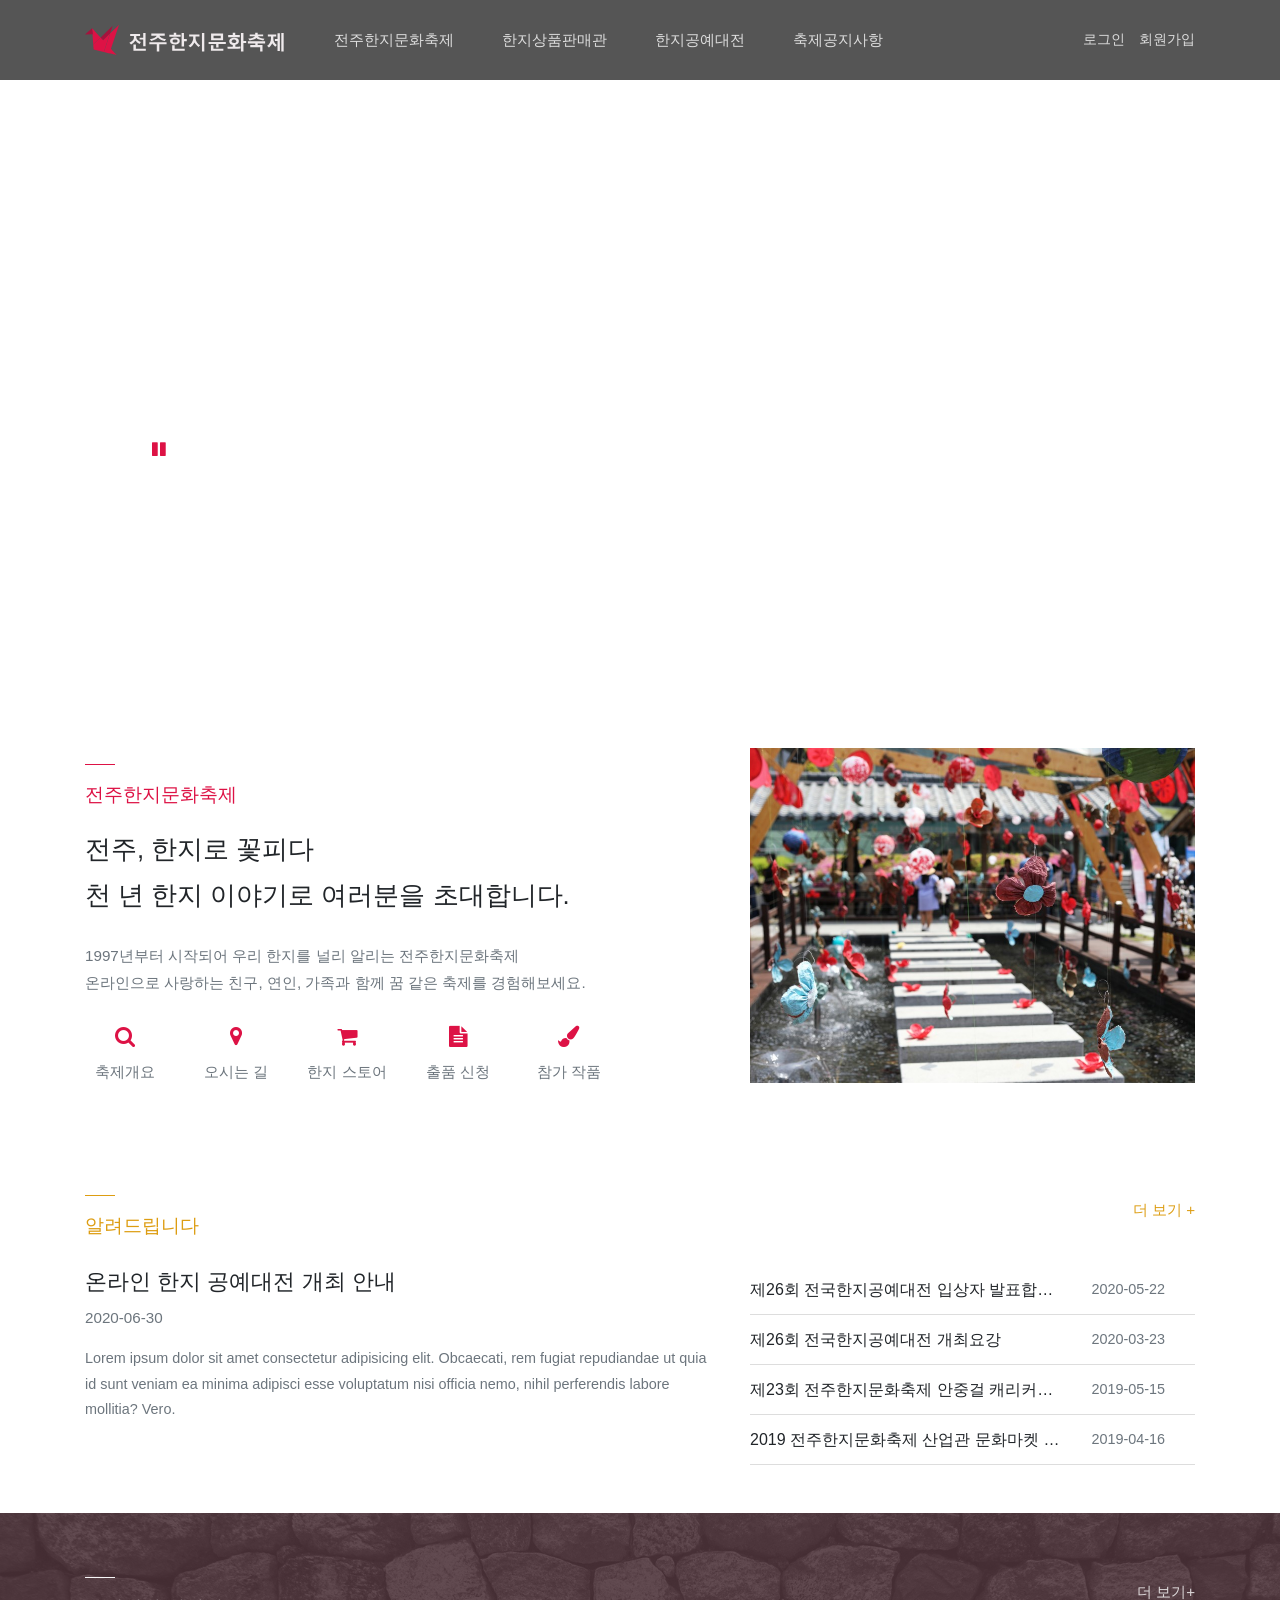
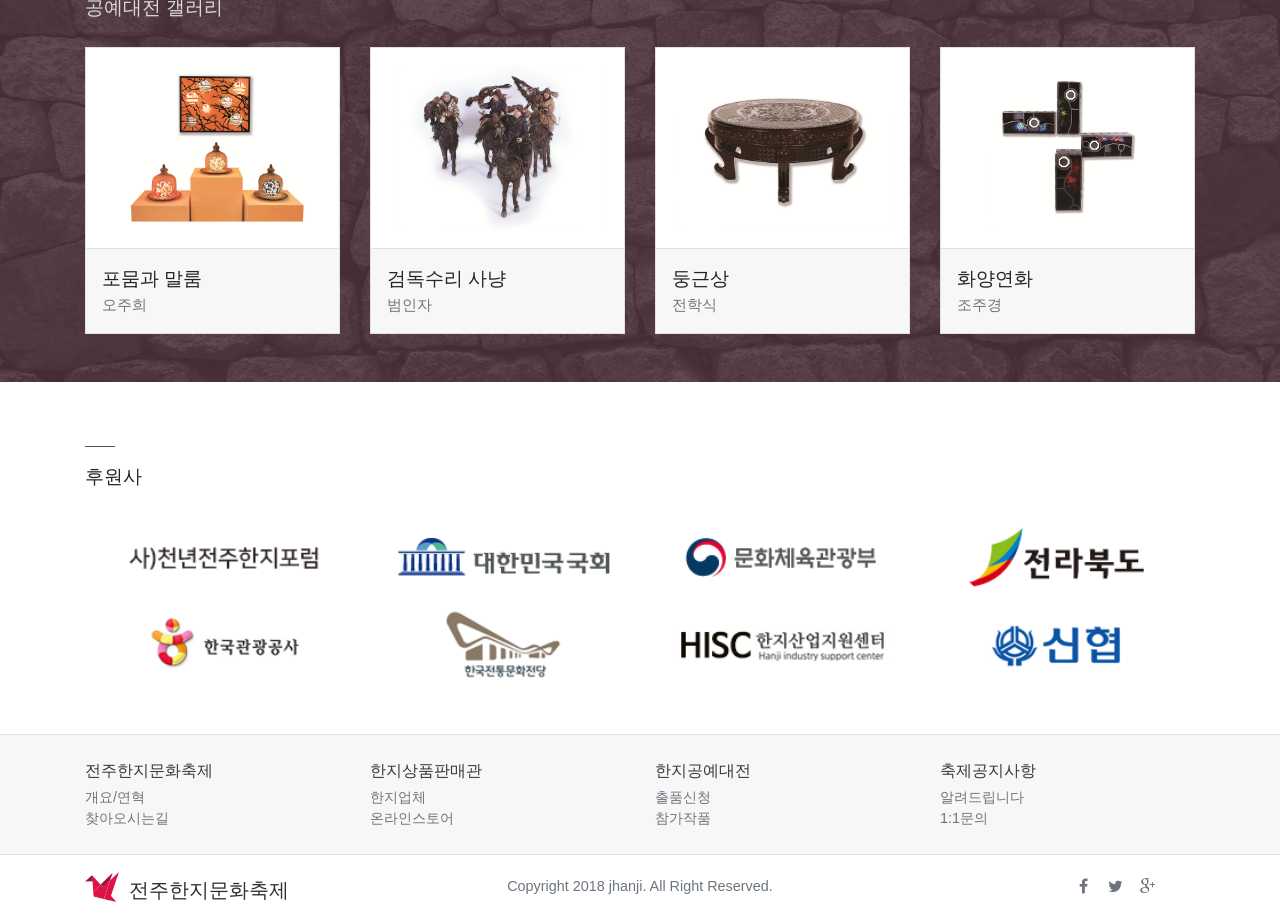
<file: index.html>
<!DOCTYPE html>
<html lang="en">
<head>
    <meta charset="UTF-8">
    <meta name="viewport" content="width=device-width, initial-scale=1.0">
    <title>전주한지문화축제</title>
    <script src='/js/jquery-3.4.1.min.js'></script>
    <link rel="stylesheet" href="/css/bootstrap.min.css">
    <script src="/js/bootstrap.min.js"></script>
    <link rel="stylesheet" href="/css/font-awesome.min.css">
    <link rel="stylesheet" href="/css/style.css">
    <script src="/js/commons.js"></script>
</head>
<body>
    <!-- 헤더 영역 -->
    <input type="checkbox" id="open-aside" hidden>
    <header>
        <div class="container h-100 d-between">
            <div class="align-center">
                <a href="#">
                    <img src="/images/Wlogo.svg" title="전주한지문화축제" alt="전주한지문화축제" height="30">
                </a>
                <div class="nav ml-4 d-none d-lg-flex">
                    <div class="nav__item">
                        <a href="#">전주한지문화축제</a>
                        <div class="nav__list">
                            <a href="#">개요/연혁</a>
                            <a href="#">찾아오시는길</a>
                        </div>
                    </div>
                    <div class="nav__item">
                        <a href="#">한지상품판매관</a>
                        <div class="nav__list">
                            <a href="#">한지업체</a>
                            <a href="#">온라인스토어</a>
                        </div>
                    </div>
                    <div class="nav__item">
                        <a href="#">한지공예대전</a>
                        <div class="nav__list">
                            <a href="#">출품신청</a>
                            <a href="#">참가작품</a>
                        </div>
                    </div>
                    <div class="nav__item">
                        <a href="#">축제공지사항</a>
                        <div class="nav__list">
                            <a href="#">알려드립니다</a>
                            <a href="#">1:1문의</a>
                        </div>
                    </div>
                </div>
            </div>
            <div class="auth d-none d-lg-flex">
                <a href="#">로그인</a>
                <a href="#">회원가입</a>
            </div>
            <label for="open-aside" class="icon text-white d-lg-none">
                <i class="fa fa-bars"></i>
            </label>
        </div>
    </header>
    <!-- /헤더 영역 -->
    <!-- 사이드바 -->
    <aside>
        <label for="open-aside" class="aside__background"></label>
        <div class="aside__content">
            <div class="auth auth--aside">
                <a href="#">로그인</a>
                <a href="#">회원가입</a>
            </div> 
            <div class="nav nav--aside">
                <div class="nav__item">
                    <a href="#">전주한지문화축제</a>
                    <div class="nav__list">
                        <a href="#">개요/연혁</a>
                        <a href="#">찾아오시는길</a>
                    </div>
                </div>
                <div class="nav__item">
                    <a href="#">한지상품판매관</a>
                    <div class="nav__list">
                        <a href="#">한지업체</a>
                        <a href="#">온라인스토어</a>
                    </div>
                </div>
                <div class="nav__item">
                    <a href="#">한지공예대전</a>
                    <div class="nav__list">
                        <a href="#">출품신청</a>
                        <a href="#">참가작품</a>
                    </div>
                </div>
                <div class="nav__item">
                    <a href="#">축제공지사항</a>
                    <div class="nav__list">
                        <a href="#">알려드립니다</a>
                        <a href="#">1:1문의</a>
                    </div>
                </div>
            </div>
        </div>
    </aside>
    <!-- /사이드바 -->

    <!-- 비주얼 -->
    <input type="checkbox" id="s-pause" hidden>
    <input type="radio" id="mv-1-2" name="move" hidden>
    <input type="radio" id="mv-1-3" name="move" hidden>
    <input type="radio" id="mv-2-1" name="move" hidden>
    <input type="radio" id="mv-2-3" name="move" hidden>
    <input type="radio" id="mv-3-1" name="move" hidden checked>
    <input type="radio" id="mv-3-2" name="move" hidden>
    <input type="radio" id="mv-1-2-copy" name="move" hidden>
    <input type="radio" id="mv-1-3-copy" name="move" hidden>
    <input type="radio" id="mv-2-1-copy" name="move" hidden>
    <input type="radio" id="mv-2-3-copy" name="move" hidden>
    <input type="radio" id="mv-3-1-copy" name="move" hidden>
    <input type="radio" id="mv-3-2-copy" name="move" hidden>
    <div class="visual">
        <div class="visual__images">
            <img src="/images/visual/1.jpg" title="슬라이드 이미지" alt="슬라이드 이미지">
            <img src="/images/visual/2.jpg" title="슬라이드 이미지" alt="슬라이드 이미지">
            <img src="/images/visual/3.jpg" title="슬라이드 이미지" alt="슬라이드 이미지">
        </div>
        <div class="visual__content container">
            <div class="visual__texts">
                <div class="text">몸은 떨어져 있지만
                                마음은 함께하는
                                2020 한지문화축제</div>
                <div class="text">남녀노소 누구나
                                쉽고 간편히 즐기는
                                온라인 한지공예대전</div>
                <div class="text">천년의 역사와
                                    장인의 혼이 담긴
                                    한지상품판매관</div>
            </div>
            <div class="visual__controls">
                <div class="control">
                    <label for="" class="label-1"></label>
                    <label for="mv-2-1" class="label-2"></label>
                    <label for="mv-3-1" class="label-3"></label>
                    <label for="" class="label-1-copy"></label>
                    <label for="mv-2-1-copy" class="label-2-copy"></label>
                    <label for="mv-3-1-copy" class="label-3-copy"></label>
                </div>
                <div class="control">
                    <label for="mv-1-2" class="label-1"></label>
                    <label for="" class="label-2"></label>
                    <label for="mv-3-2" class="label-3"></label>
                    <label for="mv-1-2-copy" class="label-1-copy"></label>
                    <label for="" class="label-2-copy"></label>
                    <label for="mv-3-2-copy" class="label-3-copy"></label>
                </div>
                <div class="control">
                    <label for="mv-1-3" class="label-1"></label>
                    <label for="mv-2-3" class="label-2"></label>
                    <label for="" class="label-3"></label>
                    <label for="mv-1-3-copy" class="label-1-copy"></label>
                    <label for="mv-2-3-copy" class="label-2-copy"></label>
                    <label for="" class="label-3-copy"></label>
                </div>
                <label for="s-pause" class="icon text-red">
                    <span class="play"><i class="fa fa-play"></i></span>
                    <span class="pause"><i class="fa fa-pause"></i></span>
                </label>
            </div>
        </div>
    </div>
    <!-- /비주얼 -->

    <!-- 축제 소개 -->
    <div class="container py-5">
        <div class="row">
            <div class="col-lg-7">
                <hr class="bg-red">
                <div class="title text-red">전주한지문화축제</div>
                <div class="mt-3">
                    <p class="fx-5 pre-line">전주, 한지로 꽃피다
                        천 년 한지 이야기로 여러분을 초대합니다.</p>
                    <p class="fx-n1 text-muted mt-4 auto-line">1997년부터 시작되어 우리 한지를 널리 알리는 전주한지문화축제
                        온라인으로 사랑하는 친구, 연인, 가족과 함께 꿈 같은 축제를 경험해보세요.</p>
                </div>
                <div class="row mt-4">
                    <div class="col-md-2 col-6 mb-4 mb-lg-0">
                        <a href="#" class="align-center flex-column">
                            <span class="icon text-red">
                                <i class="fa fa-search fa-lg"></i>
                            </span>
                            <span class="fx-n1 mt-2 text-muted">축제개요</span>
                        </a>
                    </div>
                    <div class="col-md-2 col-6 mb-4 mb-lg-0">
                        <a href="#" class="align-center flex-column">
                            <span class="icon text-red">
                                <i class="fa fa-map-marker fa-lg"></i>
                            </span>
                            <span class="fx-n1 mt-2 text-muted">오시는 길</span>
                        </a>
                    </div>
                    <div class="col-md-2 col-6 mb-4 mb-lg-0">
                        <a href="#" class="align-center flex-column">
                            <span class="icon text-red">
                                <i class="fa fa-shopping-cart fa-lg"></i>
                            </span>
                            <span class="fx-n1 mt-2 text-muted">한지 스토어</span>
                        </a>
                    </div>
                    <div class="col-md-2 col-6 mb-4 mb-lg-0">
                        <a href="#" class="align-center flex-column">
                            <span class="icon text-red">
                                <i class="fa fa-file-text fa-lg"></i>
                            </span>
                            <span class="fx-n1 mt-2 text-muted">출품 신청</span>
                        </a>
                    </div>
                    <div class="col-md-2 col-6 mb-4 mb-lg-0">
                        <a href="#" class="align-center flex-column">
                            <span class="icon text-red">
                                <i class="fa fa-paint-brush fa-lg"></i>
                            </span>
                            <span class="fx-n1 mt-2 text-muted">참가 작품</span>
                        </a>
                    </div>
                </div>
            </div>
            <div class="col-lg-5 mt-4 mt-lg-0">
                <img src="/images/img.jpg" alt="이미지" title="이미지" class="fit-cover">
            </div>
        </div>
    </div>
    <!-- /축제 소개 -->


    <!-- 알려드립니다 -->
    <div class="container py-5">
        <div class="d-between">
            <div>
                <hr class="bg-yellow">
                <div class="title text-yellow">알려드립니다</div>
            </div>
            <a href="#" class="text-yellow fx-n1">더 보기 +</a>
        </div>
        <div class="row mt-4">
            <div class="col-lg-7">
                <div class="fx-4">온라인 한지 공예대전 개최 안내</div>
                <div class="fx-n1 text-muted mt-2">2020-06-30</div>
                <div class="mt-3">
                    <p class="fx-n2 text-muted">Lorem ipsum dolor sit amet consectetur adipisicing elit. Obcaecati, rem fugiat repudiandae ut quia id sunt veniam ea minima adipisci esse voluptatum nisi officia nemo, nihil perferendis labore mollitia? Vero.</p>
                </div>
            </div>
            <div class="col-lg-5">
                <div class="t-row">
                    <div class="cell-70 text-ellipsis text-left" title="제26회 전국한지공예대전 입상자 발표합니다.">
                        제26회 전국한지공예대전 입상자 발표합니다.
                    </div>
                    <div class="cell-30 fx-n2 text-muted">2020-05-22</div>
                </div>
                <div class="t-row">
                    <div class="cell-70 text-ellipsis text-left" title="제26회 전국한지공예대전 개최요강">
                        제26회 전국한지공예대전 개최요강
                    </div>
                    <div class="cell-30 fx-n2 text-muted">2020-03-23</div>
                </div>
                <div class="t-row">
                    <div class="cell-70 text-ellipsis text-left" title="제23회 전주한지문화축제 안중걸 캐리커쳐 드로잉">
                        제23회 전주한지문화축제 안중걸 캐리커쳐 드로잉
                    </div>
                    <div class="cell-30 fx-n2 text-muted">2019-05-15</div>
                </div>
                <div class="t-row">
                    <div class="cell-70 text-ellipsis text-left" title="2019 전주한지문화축제 산업관 문화마켓 참여업체 모집공고(추가모집)">
                        2019 전주한지문화축제 산업관 문화마켓 참여업체 모집공고(추가모집)
                    </div>
                    <div class="cell-30 fx-n2 text-muted">2019-04-16</div>
                </div>
            </div>
        </div>
    </div>
    <!-- /알려드립니다 -->

    <!-- 갤러리 -->
    <div class="position-relative">
        <div class="background background--red">
            <img src="/images/back.jpg" alt="이미지" title="이미지">
        </div>
        <div class="container py-5">
            <div class="d-between">
                <div>
                    <hr class="bg-gray">
                    <div class="title text-gray">공예대전 갤러리</div>
                </div>
                <a href="#" class="text-gray fx-n1">더 보기+</a>
            </div>
            <div class="row mt-4">
                <div class="col-lg-3 col-6 mb-4 mb-lg-0">
                    <div class="bg-white border hoverable hoverable--translate">
                        <img src="/images/gallery/1.jpg" alt="이미지" title="이미지" class="fit-contain p-3 hx-200">
                        <div class="p-3 border-top bg-gray">
                            <div class="fx-3">포뭄과 말룸</div>
                            <div class="fx-n1 text-muted">오주희</div>
                        </div>
                    </div>
                </div>
                <div class="col-lg-3 col-6 mb-4 mb-lg-0">
                    <div class="bg-white border hoverable hoverable--translate">
                        <img src="/images/gallery/2.jpg" alt="이미지" title="이미지" class="fit-contain p-3 hx-200">
                        <div class="p-3 border-top bg-gray">
                            <div class="fx-3">검독수리 사냥</div>
                            <div class="fx-n1 text-muted">범인자</div>
                        </div>
                    </div>
                </div>
                <div class="col-lg-3 col-6 mb-4 mb-lg-0">
                    <div class="bg-white border hoverable hoverable--translate">
                        <img src="/images/gallery/3.jpg" alt="이미지" title="이미지" class="fit-contain p-3 hx-200">
                        <div class="p-3 border-top bg-gray">
                            <div class="fx-3">둥근상</div>
                            <div class="fx-n1 text-muted">전학식</div>
                        </div>
                    </div>
                </div>
                <div class="col-lg-3 col-6 mb-4 mb-lg-0">
                    <div class="bg-white border hoverable hoverable--translate">
                        <img src="/images/gallery/4.jpg" alt="이미지" title="이미지" class="fit-contain p-3 hx-200">
                        <div class="p-3 border-top bg-gray">
                            <div class="fx-3">화양연화</div>
                            <div class="fx-n1 text-muted">조주경</div>
                        </div>
                    </div>
                </div>
            </div>
        </div>
    </div>
    <!-- /갤러리 -->

    <!-- 후원사 영역 -->
    <div class="container py-5">
        <input type="checkbox" id="c-pause" hidden>
        <div class="d-between align-items-end">
            <div>
                <hr>
                <div class="title">후원사</div>
            </div>
            <label for="c-pause" class="icon d-lg-none text-red">
                <span class="play"><i class="fa fa-play fa-lg"></i></span>
                <span class="pause"><i class="fa fa-pause fa-lg"></i></span>
            </label>
        </div>
        <div class="companies mt-4">
            <img src="/images/companies/1.jpg" alt="후원사" title="후원사">
            <img src="/images/companies/2.jpg" alt="후원사" title="후원사">
            <img src="/images/companies/3.jpg" alt="후원사" title="후원사">
            <img src="/images/companies/4.jpg" alt="후원사" title="후원사">
            <img src="/images/companies/5.jpg" alt="후원사" title="후원사">
            <img src="/images/companies/6.jpg" alt="후원사" title="후원사">
            <img src="/images/companies/7.jpg" alt="후원사" title="후원사">
            <img src="/images/companies/8.jpg" alt="후원사" title="후원사">
        </div>
    </div>
    <!-- /후원사 영역 --> 

    <!-- 푸터 -->
    <footer>
        <div class="footer__top py-4 border-top bg-gray">
            <div class="container">
                <div class="row">
                    <div class="col-lg-3 col-6 mb-4 mb-lg-0">
                        <a href="#" class="d-block text-dark">전주한지문화축제</a>
                        <div class="mt-1">
                            <a href="#" class="d-block fx-n2 text-muted">개요/연혁</a>
                            <a href="#" class="d-block fx-n2 text-muted">찾아오시는길</a>
                        </div>
                    </div>
                    <div class="col-lg-3 col-6 mb-4 mb-lg-0">
                        <a href="#" class="d-block text-dark">한지상품판매관</a>
                        <div class="mt-1">
                            <a href="#" class="d-block fx-n2 text-muted">한지업체</a>
                            <a href="#" class="d-block fx-n2 text-muted">온라인스토어</a>
                        </div>
                    </div>
                    <div class="col-lg-3 col-6">
                        <a href="#" class="d-block text-dark">한지공예대전</a>
                        <div class="mt-1">
                            <a href="#" class="d-block fx-n2 text-muted">출품신청</a>
                            <a href="#" class="d-block fx-n2 text-muted">참가작품</a>
                        </div>
                    </div>
                    <div class="col-lg-3 col-6">
                        <a href="#" class="d-block text-dark">축제공지사항</a>
                        <div class="mt-1">
                            <a href="#" class="d-block fx-n2 text-muted">알려드립니다</a>
                            <a href="#" class="d-block fx-n2 text-muted">1:1문의</a>
                        </div>
                    </div>
                </div>
            </div>     
        </div>
        <div class="footer__bottom py-3 border-top">
            <div class="container">
                <div class="row align-items-center">
                    <div class="col-lg-2">
                        <div class="text-center">
                            <img src="/images/logo.svg" alt="전주한지문화축제" title="전주한지문화축제" height="30">
                        </div>
                    </div>
                    <div class="col-lg-8 order-1 order-lg-0">
                        <div class="text-center fx-n2 text-muted">Copyright 2018 jhanji. All Right Reserved.</div>
                    </div>
                    <div class="col-lg-2 my-3 my-lg-0">
                        <div class="d-center">
                            <span class="icon text-muted"><i class="fa fa-facebook"></i></span>
                            <span class="icon text-muted"><i class="fa fa-twitter"></i></span>
                            <span class="icon text-muted"><i class="fa fa-google-plus"></i></span>
                        </div>
                    </div>
                </div>
            </div>
        </div>
    </footer>
    <!-- /푸터 -->
</body>
</html>
</file>
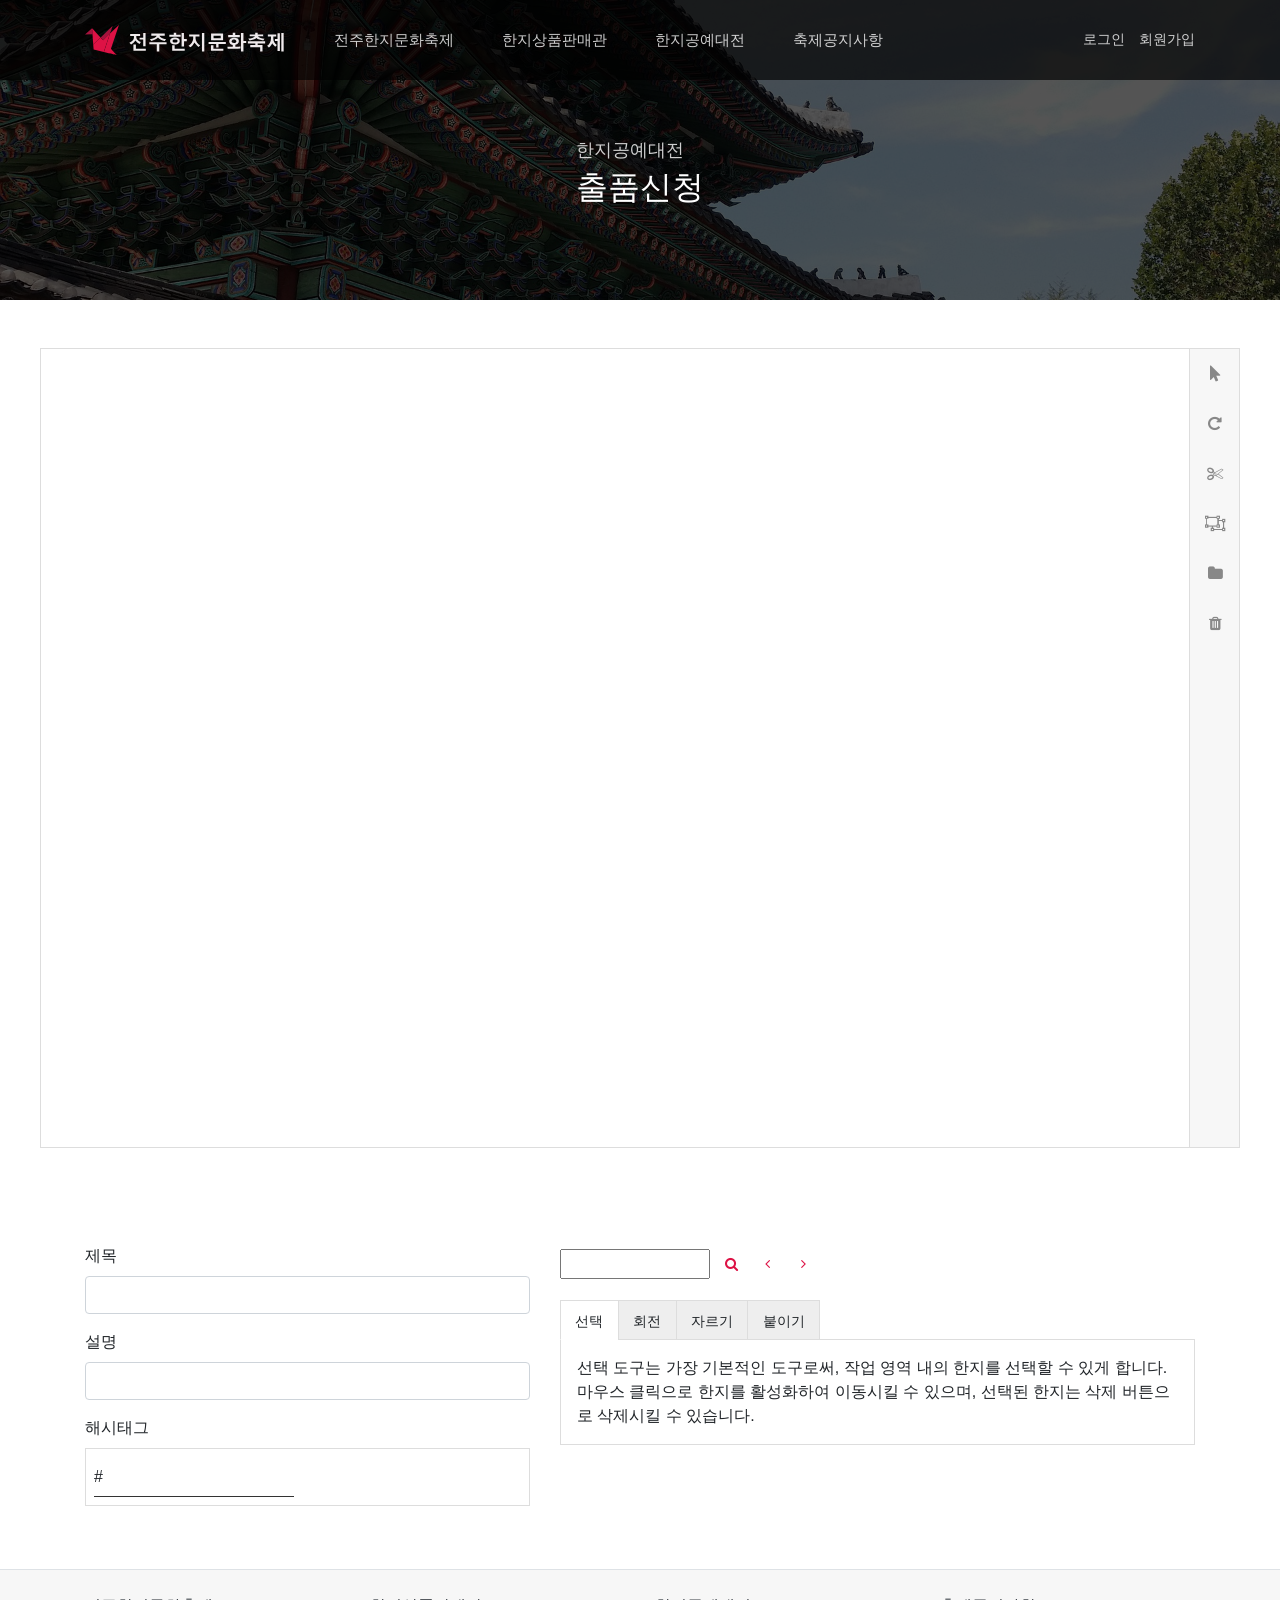
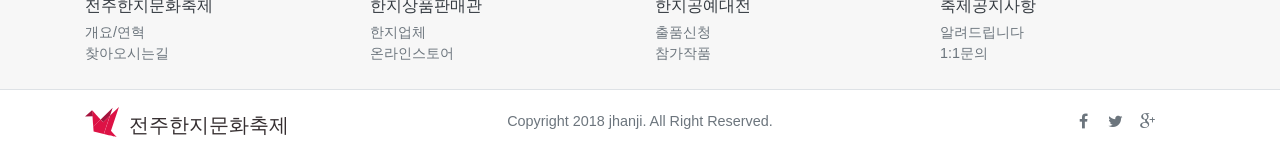
<file: entry.html>
<!DOCTYPE html>
<html lang="en">
<head>
    <meta charset="UTF-8">
    <meta name="viewport" content="width=device-width, initial-scale=1.0">
    <title>전주한지문화축제</title>
    <script src='/js/jquery-3.4.1.min.js'></script>
    <link rel="stylesheet" href="/css/bootstrap.min.css">
    <script src="/js/bootstrap.min.js"></script>
    <link rel="stylesheet" href="/css/font-awesome.min.css">
    <link rel="stylesheet" href="/css/style.css">
    <script src="/js/commons.js"></script>
</head>
<body>
    <!-- 헤더 영역 -->
    <input type="checkbox" id="open-aside" hidden>
    <header>
        <div class="container h-100 d-between">
            <div class="align-center">
                <a href="#">
                    <img src="/images/Wlogo.svg" title="전주한지문화축제" alt="전주한지문화축제" height="30">
                </a>
                <div class="nav ml-4 d-none d-lg-flex">
                    <div class="nav__item">
                        <a href="#">전주한지문화축제</a>
                        <div class="nav__list">
                            <a href="#">개요/연혁</a>
                            <a href="#">찾아오시는길</a>
                        </div>
                    </div>
                    <div class="nav__item">
                        <a href="#">한지상품판매관</a>
                        <div class="nav__list">
                            <a href="#">한지업체</a>
                            <a href="#">온라인스토어</a>
                        </div>
                    </div>
                    <div class="nav__item">
                        <a href="#">한지공예대전</a>
                        <div class="nav__list">
                            <a href="#">출품신청</a>
                            <a href="#">참가작품</a>
                        </div>
                    </div>
                    <div class="nav__item">
                        <a href="#">축제공지사항</a>
                        <div class="nav__list">
                            <a href="#">알려드립니다</a>
                            <a href="#">1:1문의</a>
                        </div>
                    </div>
                </div>
            </div>
            <div class="auth d-none d-lg-flex">
                <a href="#">로그인</a>
                <a href="#">회원가입</a>
            </div>
            <label for="open-aside" class="icon text-white d-lg-none">
                <i class="fa fa-bars"></i>
            </label>
        </div>
    </header>
    <!-- /헤더 영역 -->
    <!-- 사이드바 -->
    <aside>
        <label for="open-aside" class="aside__background"></label>
        <div class="aside__content">
            <div class="auth auth--aside">
                <a href="#">로그인</a>
                <a href="#">회원가입</a>
            </div> 
            <div class="nav nav--aside">
                <div class="nav__item">
                    <a href="#">전주한지문화축제</a>
                    <div class="nav__list">
                        <a href="#">개요/연혁</a>
                        <a href="#">찾아오시는길</a>
                    </div>
                </div>
                <div class="nav__item">
                    <a href="#">한지상품판매관</a>
                    <div class="nav__list">
                        <a href="#">한지업체</a>
                        <a href="#">온라인스토어</a>
                    </div>
                </div>
                <div class="nav__item">
                    <a href="#">한지공예대전</a>
                    <div class="nav__list">
                        <a href="#">출품신청</a>
                        <a href="#">참가작품</a>
                    </div>
                </div>
                <div class="nav__item">
                    <a href="#">축제공지사항</a>
                    <div class="nav__list">
                        <a href="#">알려드립니다</a>
                        <a href="#">1:1문의</a>
                    </div>
                </div>
            </div>
        </div>
    </aside>
    <!-- /사이드바 -->

    <div class="visual visual--sub">
        <div class="background background--black">
            <img src="/images/visual/sub.jpg" alt="이미지" title="이미지">
        </div>
        <div class="position-center mt-4">
            <div class="fx-2 text-gray">한지공예대전</div>
            <div class="fx-7 text-white">출품신청</div>
        </div>
    </div>

    <div class="workspace my-5">
        <canvas width="1150" height="800"></canvas>
        <div class="tool">
            <div class="tool__item" data-role="select" title="선택"><i class="fa fa-mouse-pointer"></i></div>
            <div class="tool__item" data-role="spin" title="회전"><i class="fa fa-repeat"></i></div>
            <div class="tool__item" data-role="cut" title="자르기"><i class="fa fa-cut"></i></div>
            <div class="tool__item" data-role="glue" title="붙이기"><i class="fa fa-object-ungroup"></i></div>
            <div class="tool__item" data-target="#add-modal" data-toggle="modal" title="추가"><i class="fa fa-folder"></i></div>
            <div id="btn-remove" class="tool__item" title="삭제"><i class="fa fa-trash"></i></div>
        </div>
    </div>

    <div class="container py-5">
        <div class="row">
            <div class="col-lg-5">
                <form>
                    <div class="form-group">
                        <label>제목</label>
                        <input type="text" class="form-control" name="title">
                    </div>
                    <div class="form-group">
                        <label>설명</label>
                        <input type="text" class="form-control" name="description">
                    </div>
                    <div class="form-group">
                        <label>해시태그</label>
                        <div id="entry-tags" data-name="hash_tags"></div>
                    </div>
                </form>
            </div>
            <div class="col-lg-7">
                <input type="radio" name="tab" hidden="hidden" id="tab-select" checked>
                <input type="radio" name="tab" hidden="hidden" id="tab-spin">
                <input type="radio" name="tab" hidden="hidden" id="tab-cut">
                <input type="radio" name="tab" hidden="hidden" id="tab-glue">
                <div class="helper">
                    <div class="helper-search">
                        <input type="text">
                        <button id="btn-search" class="icon">
                            <i class="fa fa-search"></i>
                        </button>
                        <button id="btn-prev" class="icon">
                            <i class="fa fa-angle-left"></i>
                        </button>
                        <button id="btn-next" class="icon">
                            <i class="fa fa-angle-right"></i>
                        </button>
                        <p class="helper-message"></p>
                    </div>
                    <div class="helper-header">
                        <label for="tab-select" class="tab select">선택</label>
                        <label for="tab-spin" class="tab spin">회전</label>
                        <label for="tab-cut" class="tab cut">자르기</label>
                        <label for="tab-glue" class="tab glue">붙이기</label>
                    </div>
                    <div class="helper-body">
                        <div class="tab select" data-target="#tab-select">선택 도구는 가장 기본적인 도구로써, 작업 영역 내의 한지를 선택할 수 있게 합니다. 
                            마우스 클릭으로 한지를 활성화하여 이동시킬 수 있으며, 선택된 한지는 삭제 버튼으로 삭제시킬 수 있습니다.</div>
                        <div class="tab spin" data-target="#tab-spin">회전 도구는 작업 영역 내의 한지를 회전할 수 있는 도구입니다. 
                            마우스 더블 클릭으로 회전하고자 하는 한지를 선택하면, 좌우로 마우스를 끌어당겨 회전시킬 수 있습니다. 
                            회전한 뒤에는 우 클릭의 콘텍스트 메뉴로 '확인'을 눌러 한지의 회전 상태를 작업 영역에 반영할 수 있습니다.</div>
                        <div class="tab cut" data-target="#tab-cut">자르기 도구는 작업 영역 내의 한지를 자를 수 있는 도구입니다. 
                            마우스 더블 클릭으로 자르고자 하는 한지를 선택하면 마우스를 움직임으로써 자르고자 하는 궤적을 그릴 수 있습니다. 
                            궤적을 그린 뒤에는 우 클릭의 콘텍스트 메뉴로 '자르기'를 눌러 그려진 궤적에 따라 한지를 자를 수 있습니다.</div>
                        <div class="tab glue" data-target="#tab-glue">붙이기 도구는 작업 영역 내의 한지들을 붙일 수 있는 도구입니다.
                            마우스 더블 클릭으로 붙이고자 하는 한지를 선택하면 처음 선택한 한지와 근접한 한지들을 선택할 수 있습니다. 
                            붙일 한지를 모두 선택한 뒤에는 우 클릭의 콘텍스트 메뉴로 '붙이기'를 눌러 선택한 한지를 붙일 수 있습니다.</div>
                    </div>
                </div>
            </div>
        </div>
    </div>

    <div id="add-modal" class="modal fade">
        <div class="modal-dialog modal-xl">
            <div class="modal-content">
                <div class="modal-header">
                    <div class="fx-4">추가</div>
                </div>
                <div class="modal-body">
                    <div class="row">
                        
                    </div>
                </div>
            </div>
        </div>
    </div>

    
    <script src="/js/entry/Tool.js"></script>
    <script src="/js/entry/Select.js"></script>
    <script src="/js/entry/Glue.js"></script>
    <script src="/js/entry/Spin.js"></script>
    <script src="/js/entry/Cut.js"></script>

    <script src="/js/entry/Source.js"></script>
    <script src="/js/entry/Part.js"></script>
    <script src="/js/entry/Workspace.js"></script>
    <script src="/js/entry.js"></script>

    <!-- 푸터 -->
    <footer>
        <div class="footer__top py-4 border-top bg-gray">
            <div class="container">
                <div class="row">
                    <div class="col-lg-3 col-6 mb-4 mb-lg-0">
                        <a href="#" class="d-block text-dark">전주한지문화축제</a>
                        <div class="mt-1">
                            <a href="#" class="d-block fx-n2 text-muted">개요/연혁</a>
                            <a href="#" class="d-block fx-n2 text-muted">찾아오시는길</a>
                        </div>
                    </div>
                    <div class="col-lg-3 col-6 mb-4 mb-lg-0">
                        <a href="#" class="d-block text-dark">한지상품판매관</a>
                        <div class="mt-1">
                            <a href="#" class="d-block fx-n2 text-muted">한지업체</a>
                            <a href="#" class="d-block fx-n2 text-muted">온라인스토어</a>
                        </div>
                    </div>
                    <div class="col-lg-3 col-6">
                        <a href="#" class="d-block text-dark">한지공예대전</a>
                        <div class="mt-1">
                            <a href="#" class="d-block fx-n2 text-muted">출품신청</a>
                            <a href="#" class="d-block fx-n2 text-muted">참가작품</a>
                        </div>
                    </div>
                    <div class="col-lg-3 col-6">
                        <a href="#" class="d-block text-dark">축제공지사항</a>
                        <div class="mt-1">
                            <a href="#" class="d-block fx-n2 text-muted">알려드립니다</a>
                            <a href="#" class="d-block fx-n2 text-muted">1:1문의</a>
                        </div>
                    </div>
                </div>
            </div>     
        </div>
        <div class="footer__bottom py-3 border-top">
            <div class="container">
                <div class="row align-items-center">
                    <div class="col-lg-2">
                        <div class="text-center">
                            <img src="/images/logo.svg" alt="전주한지문화축제" title="전주한지문화축제" height="30">
                        </div>
                    </div>
                    <div class="col-lg-8 order-1 order-lg-0">
                        <div class="text-center fx-n2 text-muted">Copyright 2018 jhanji. All Right Reserved.</div>
                    </div>
                    <div class="col-lg-2 my-3 my-lg-0">
                        <div class="d-center">
                            <span class="icon text-muted"><i class="fa fa-facebook"></i></span>
                            <span class="icon text-muted"><i class="fa fa-twitter"></i></span>
                            <span class="icon text-muted"><i class="fa fa-google-plus"></i></span>
                        </div>
                    </div>
                </div>
            </div>
        </div>
    </footer>
    <!-- /푸터 -->
</body>
</html>
</file>
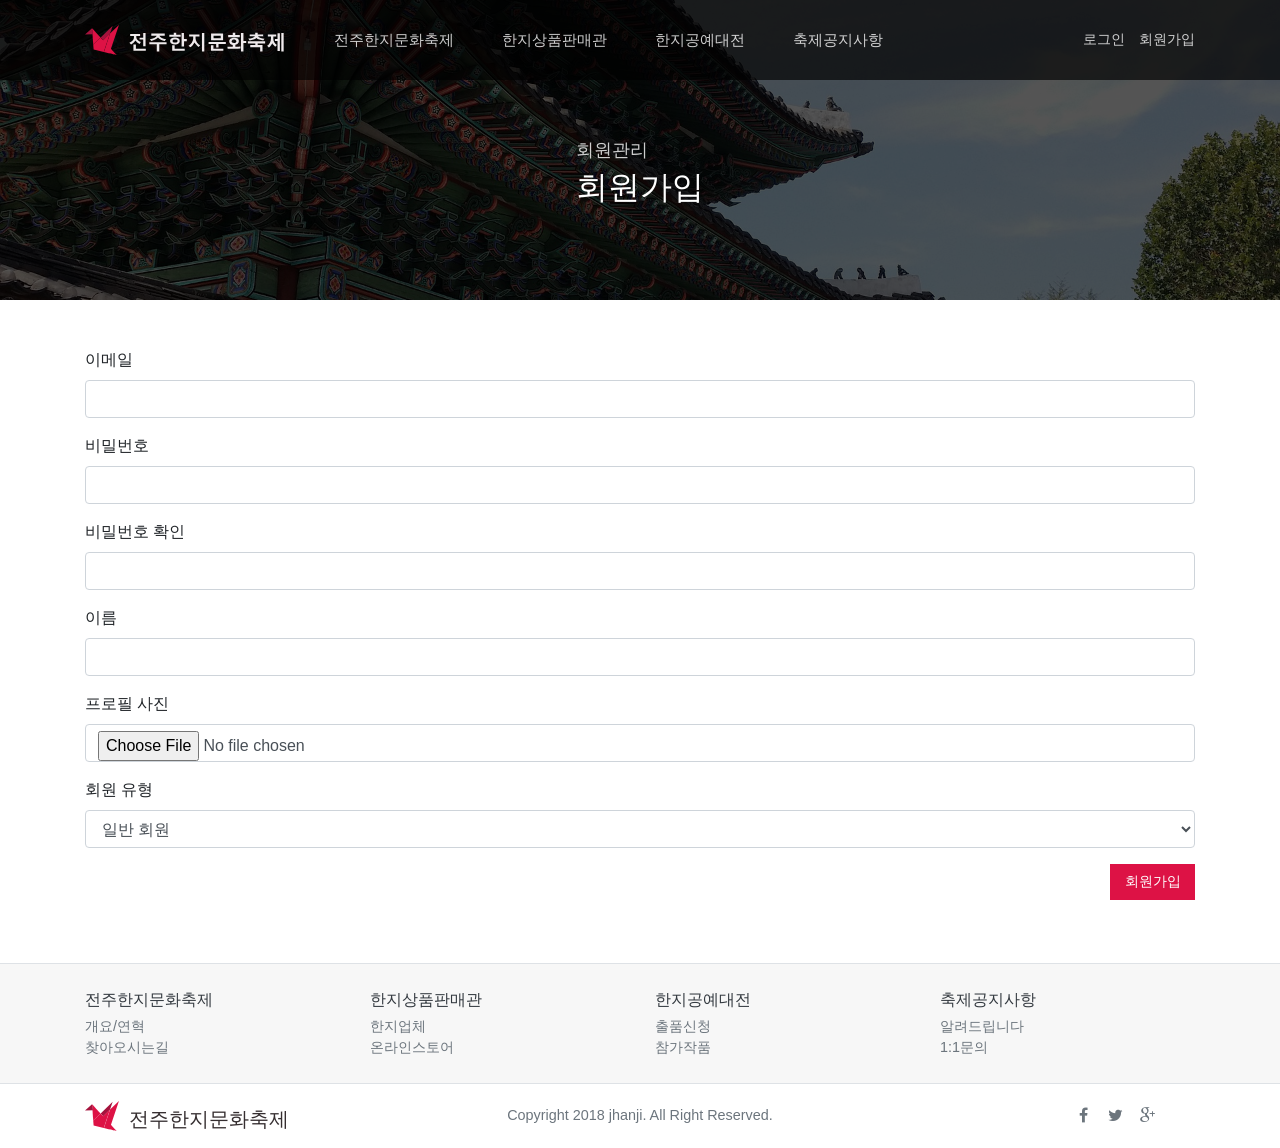
<file: sign-up.html>
<!DOCTYPE html>
<html lang="en">
<head>
    <meta charset="UTF-8">
    <meta name="viewport" content="width=device-width, initial-scale=1.0">
    <title>전주한지문화축제</title>
    <script src='/js/jquery-3.4.1.min.js'></script>
    <link rel="stylesheet" href="/css/bootstrap.min.css">
    <script src="/js/bootstrap.min.js"></script>
    <link rel="stylesheet" href="/css/font-awesome.min.css">
    <link rel="stylesheet" href="/css/style.css">
    <script src="/js/commons.js"></script>
</head>
<body>
    <!-- 헤더 영역 -->
    <input type="checkbox" id="open-aside" hidden>
    <header>
        <div class="container h-100 d-between">
            <div class="align-center">
                <a href="#">
                    <img src="/images/Wlogo.svg" title="전주한지문화축제" alt="전주한지문화축제" height="30">
                </a>
                <div class="nav ml-4 d-none d-lg-flex">
                    <div class="nav__item">
                        <a href="#">전주한지문화축제</a>
                        <div class="nav__list">
                            <a href="#">개요/연혁</a>
                            <a href="#">찾아오시는길</a>
                        </div>
                    </div>
                    <div class="nav__item">
                        <a href="#">한지상품판매관</a>
                        <div class="nav__list">
                            <a href="#">한지업체</a>
                            <a href="#">온라인스토어</a>
                        </div>
                    </div>
                    <div class="nav__item">
                        <a href="#">한지공예대전</a>
                        <div class="nav__list">
                            <a href="#">출품신청</a>
                            <a href="#">참가작품</a>
                        </div>
                    </div>
                    <div class="nav__item">
                        <a href="#">축제공지사항</a>
                        <div class="nav__list">
                            <a href="#">알려드립니다</a>
                            <a href="#">1:1문의</a>
                        </div>
                    </div>
                </div>
            </div>
            <div class="auth d-none d-lg-flex">
                <a href="#">로그인</a>
                <a href="#">회원가입</a>
            </div>
            <label for="open-aside" class="icon text-white d-lg-none">
                <i class="fa fa-bars"></i>
            </label>
        </div>
    </header>
    <!-- /헤더 영역 -->
    <!-- 사이드바 -->
    <aside>
        <label for="open-aside" class="aside__background"></label>
        <div class="aside__content">
            <div class="auth auth--aside">
                <a href="#">로그인</a>
                <a href="#">회원가입</a>
            </div> 
            <div class="nav nav--aside">
                <div class="nav__item">
                    <a href="#">전주한지문화축제</a>
                    <div class="nav__list">
                        <a href="#">개요/연혁</a>
                        <a href="#">찾아오시는길</a>
                    </div>
                </div>
                <div class="nav__item">
                    <a href="#">한지상품판매관</a>
                    <div class="nav__list">
                        <a href="#">한지업체</a>
                        <a href="#">온라인스토어</a>
                    </div>
                </div>
                <div class="nav__item">
                    <a href="#">한지공예대전</a>
                    <div class="nav__list">
                        <a href="#">출품신청</a>
                        <a href="#">참가작품</a>
                    </div>
                </div>
                <div class="nav__item">
                    <a href="#">축제공지사항</a>
                    <div class="nav__list">
                        <a href="#">알려드립니다</a>
                        <a href="#">1:1문의</a>
                    </div>
                </div>
            </div>
        </div>
    </aside>
    <!-- /사이드바 -->

    <div class="visual visual--sub">
        <div class="background background--black">
            <img src="/images/visual/sub.jpg" alt="이미지" title="이미지">
        </div>
        <div class="position-center mt-4">
            <div class="fx-2 text-gray">회원관리</div>
            <div class="fx-7 text-white">회원가입</div>
        </div>
    </div>

    <div class="container py-5">
        <form id="sign-up">
            <div class="form-group">
                <label>이메일</label>
                <input type="text" id="user_email" class="form-control" name="user_email">
                <div class="error text-red mt-2 fx-n2"></div>
            </div>
            <div class="form-group">
                <label>비밀번호</label>
                <input type="password" id="password" class="form-control" name="password">
                <div class="error text-red mt-2 fx-n2"></div>
            </div>
            <div class="form-group">
                <label>비밀번호 확인</label>
                <input type="password" id="passconf" class="form-control" name="passconf">
                <div class="error text-red mt-2 fx-n2"></div>
            </div>
            <div class="form-group">
                <label>이름</label>
                <input type="text" id="user_name" class="form-control" name="user_name">
                <div class="error text-red mt-2 fx-n2"></div>
            </div>
            <div class="form-group">
                <label>프로필 사진</label>
                <input type="file" id="image" class="form-control" name="image">
                <div class="error text-red mt-2 fx-n2"></div>
            </div>
            <div class="form-group">
                <label>회원 유형</label>
                <select name="type" id="type" class="form-control">
                    <option value="normal">일반 회원</option>
                    <option value="company">기업 회원</option>
                </select>
            </div>
            <div class="form-group mt-3 text-right">
                <button class="btn-filled">회원가입</button>
            </div>
        </form>
    </div>
    <script src="/js/sign-up.js"></script>

    <!-- 푸터 -->
    <footer>
        <div class="footer__top py-4 border-top bg-gray">
            <div class="container">
                <div class="row">
                    <div class="col-lg-3 col-6 mb-4 mb-lg-0">
                        <a href="#" class="d-block text-dark">전주한지문화축제</a>
                        <div class="mt-1">
                            <a href="#" class="d-block fx-n2 text-muted">개요/연혁</a>
                            <a href="#" class="d-block fx-n2 text-muted">찾아오시는길</a>
                        </div>
                    </div>
                    <div class="col-lg-3 col-6 mb-4 mb-lg-0">
                        <a href="#" class="d-block text-dark">한지상품판매관</a>
                        <div class="mt-1">
                            <a href="#" class="d-block fx-n2 text-muted">한지업체</a>
                            <a href="#" class="d-block fx-n2 text-muted">온라인스토어</a>
                        </div>
                    </div>
                    <div class="col-lg-3 col-6">
                        <a href="#" class="d-block text-dark">한지공예대전</a>
                        <div class="mt-1">
                            <a href="#" class="d-block fx-n2 text-muted">출품신청</a>
                            <a href="#" class="d-block fx-n2 text-muted">참가작품</a>
                        </div>
                    </div>
                    <div class="col-lg-3 col-6">
                        <a href="#" class="d-block text-dark">축제공지사항</a>
                        <div class="mt-1">
                            <a href="#" class="d-block fx-n2 text-muted">알려드립니다</a>
                            <a href="#" class="d-block fx-n2 text-muted">1:1문의</a>
                        </div>
                    </div>
                </div>
            </div>     
        </div>
        <div class="footer__bottom py-3 border-top">
            <div class="container">
                <div class="row align-items-center">
                    <div class="col-lg-2">
                        <div class="text-center">
                            <img src="/images/logo.svg" alt="전주한지문화축제" title="전주한지문화축제" height="30">
                        </div>
                    </div>
                    <div class="col-lg-8 order-1 order-lg-0">
                        <div class="text-center fx-n2 text-muted">Copyright 2018 jhanji. All Right Reserved.</div>
                    </div>
                    <div class="col-lg-2 my-3 my-lg-0">
                        <div class="d-center">
                            <span class="icon text-muted"><i class="fa fa-facebook"></i></span>
                            <span class="icon text-muted"><i class="fa fa-twitter"></i></span>
                            <span class="icon text-muted"><i class="fa fa-google-plus"></i></span>
                        </div>
                    </div>
                </div>
            </div>
        </div>
    </footer>
    <!-- /푸터 -->
</body>
</html>
</file>
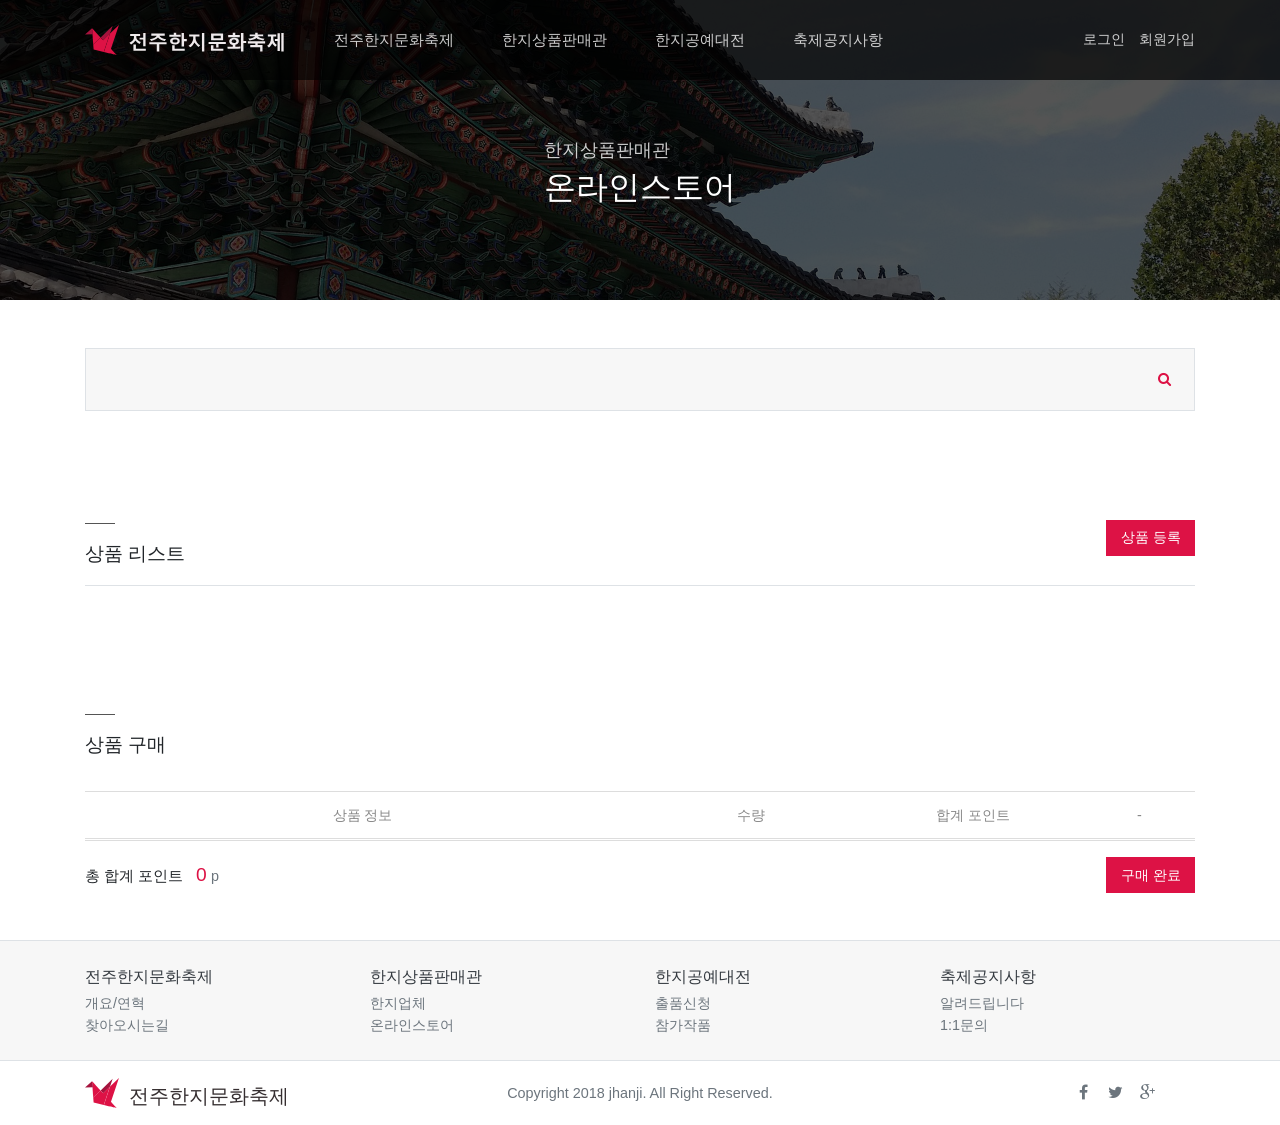
<file: store.html>
<!DOCTYPE html>
<html lang="en">
<head>
    <meta charset="UTF-8">
    <meta name="viewport" content="width=device-width, initial-scale=1.0">
    <title>전주한지문화축제</title>
    <script src='/js/jquery-3.4.1.min.js'></script>
    <link rel="stylesheet" href="/css/bootstrap.min.css">
    <script src="/js/bootstrap.min.js"></script>
    <link rel="stylesheet" href="/css/font-awesome.min.css">
    <link rel="stylesheet" href="/css/style.css">
    <script src="/js/commons.js"></script>
</head>
<body>
    <!-- 헤더 영역 -->
    <input type="checkbox" id="open-aside" hidden>
    <header>
        <div class="container h-100 d-between">
            <div class="align-center">
                <a href="#">
                    <img src="/images/Wlogo.svg" title="전주한지문화축제" alt="전주한지문화축제" height="30">
                </a>
                <div class="nav ml-4 d-none d-lg-flex">
                    <div class="nav__item">
                        <a href="#">전주한지문화축제</a>
                        <div class="nav__list">
                            <a href="#">개요/연혁</a>
                            <a href="#">찾아오시는길</a>
                        </div>
                    </div>
                    <div class="nav__item">
                        <a href="#">한지상품판매관</a>
                        <div class="nav__list">
                            <a href="#">한지업체</a>
                            <a href="#">온라인스토어</a>
                        </div>
                    </div>
                    <div class="nav__item">
                        <a href="#">한지공예대전</a>
                        <div class="nav__list">
                            <a href="#">출품신청</a>
                            <a href="#">참가작품</a>
                        </div>
                    </div>
                    <div class="nav__item">
                        <a href="#">축제공지사항</a>
                        <div class="nav__list">
                            <a href="#">알려드립니다</a>
                            <a href="#">1:1문의</a>
                        </div>
                    </div>
                </div>
            </div>
            <div class="auth d-none d-lg-flex">
                <a href="#">로그인</a>
                <a href="#">회원가입</a>
            </div>
            <label for="open-aside" class="icon text-white d-lg-none">
                <i class="fa fa-bars"></i>
            </label>
        </div>
    </header>
    <!-- /헤더 영역 -->
    <!-- 사이드바 -->
    <aside>
        <label for="open-aside" class="aside__background"></label>
        <div class="aside__content">
            <div class="auth auth--aside">
                <a href="#">로그인</a>
                <a href="#">회원가입</a>
            </div> 
            <div class="nav nav--aside">
                <div class="nav__item">
                    <a href="#">전주한지문화축제</a>
                    <div class="nav__list">
                        <a href="#">개요/연혁</a>
                        <a href="#">찾아오시는길</a>
                    </div>
                </div>
                <div class="nav__item">
                    <a href="#">한지상품판매관</a>
                    <div class="nav__list">
                        <a href="#">한지업체</a>
                        <a href="#">온라인스토어</a>
                    </div>
                </div>
                <div class="nav__item">
                    <a href="#">한지공예대전</a>
                    <div class="nav__list">
                        <a href="#">출품신청</a>
                        <a href="#">참가작품</a>
                    </div>
                </div>
                <div class="nav__item">
                    <a href="#">축제공지사항</a>
                    <div class="nav__list">
                        <a href="#">알려드립니다</a>
                        <a href="#">1:1문의</a>
                    </div>
                </div>
            </div>
        </div>
    </aside>
    <!-- /사이드바 -->

    <div class="visual visual--sub">
        <div class="background background--black">
            <img src="/images/visual/sub.jpg" alt="이미지" title="이미지">
        </div>
        <div class="position-center mt-4">
            <div class="fx-2 text-gray">한지상품판매관</div>
            <div class="fx-7 text-white">온라인스토어</div>
        </div>
    </div>

    <div class="container py-5">
        <div class="p-3 border bg-gray d-center">
            <div id="search-area" data-name="search" class="w-100">
                
            </div>
            <button id="btn-search" class="icon text-red ml-4 p-0">
                <i class="fa fa-search"></i>
            </button>
        </div>
    </div>

    <div class="container py-5">
        <div class="d-between mb-3 pb-3 border-bottom">
            <div>
                <hr>
                <div class="title">상품 리스트</div>
            </div>
            <button class="btn-filled" data-target="#add-modal" data-toggle="modal">상품 등록</button>
        </div>
        <div id="store" class="row">
           
        </div>
    </div>

    <div class="container py-5">
        <div class="mb-3 pb-3">
            <hr>
            <div class="title">상품 구매</div>
        </div>
        <div class="t-head mt-3">
            <div class="cell-50">상품 정보</div>
            <div class="cell-20">수량</div>
            <div class="cell-20">합계 포인트</div>
            <div class="cell-10">-</div>
        </div>
        <div id="cart">

        </div>
        <div class="mt-3 d-between">
            <div>
                <span class="fx-n1">총 합계 포인트</span>
                <span id="total-point" class="ml-2 fx-3 text-red">0</span>
                <span class="fx-n2 text-muted">p</span>
            </div>
            <form id="buy-form">
                <input type="hidden" id="cartList" name="cartList">
                <input type="hidden" id="totalPoint" name="totalPoint">
                <input type="hidden" id="totalCount" name="totalCount">
                <button class="btn-filled">구매 완료</button>
            </form>
        </div>
    </div>

    <form id="add-modal" class="modal fade">
        <div class="modal-dialog">
            <div class="modal-content">
                <div class="modal-header">
                    <div class="fx-5">상품 등록</div>
                </div>
                <div class="modal-body">
                    <div class="form-group">
                        <input type="hidden" id="base64" name="image">
                        <label>이미지</label>
                        <input type="file" id="image" class="form-control" required>
                    </div>
                    <div class="form-group">
                        <label>이름</label>
                        <input type="text" class="form-control" name="paper_name" required>
                    </div>
                    <div class="form-group">
                        <label>업체명</label>
                        <input type="text" class="form-control" name="company_name" required>
                    </div>
                    <div class="form-group">
                        <label>가로 사이즈</label>
                        <input type="number" class="form-control" name="width_size" min="100" max="1000" required>
                    </div>
                    <div class="form-group">
                        <label>세로 사이즈</label>
                        <input type="number" class="form-control" name="height_size" min="100" max="1000" required>
                    </div>
                    <div class="form-group">
                        <label>포인트</label>
                        <input type="number" class="form-control" name="point" min="10" max="1000" step="10" required>
                    </div>
                    <div class="form-group">
                        <label>해시태그</label>
                        <div id="add-tags" data-name="hash_tags"></div>
                    </div>
                </div>
                <div class="modal-footer">
                    <button class="btn-filled">추가 완료</button>
                </div>
            </div>
        </div>
    </form>

    <script src="/js/store.js"></script>

    <!-- 푸터 -->
    <footer>
        <div class="footer__top py-4 border-top bg-gray">
            <div class="container">
                <div class="row">
                    <div class="col-lg-3 col-6 mb-4 mb-lg-0">
                        <a href="#" class="d-block text-dark">전주한지문화축제</a>
                        <div class="mt-1">
                            <a href="#" class="d-block fx-n2 text-muted">개요/연혁</a>
                            <a href="#" class="d-block fx-n2 text-muted">찾아오시는길</a>
                        </div>
                    </div>
                    <div class="col-lg-3 col-6 mb-4 mb-lg-0">
                        <a href="#" class="d-block text-dark">한지상품판매관</a>
                        <div class="mt-1">
                            <a href="#" class="d-block fx-n2 text-muted">한지업체</a>
                            <a href="#" class="d-block fx-n2 text-muted">온라인스토어</a>
                        </div>
                    </div>
                    <div class="col-lg-3 col-6">
                        <a href="#" class="d-block text-dark">한지공예대전</a>
                        <div class="mt-1">
                            <a href="#" class="d-block fx-n2 text-muted">출품신청</a>
                            <a href="#" class="d-block fx-n2 text-muted">참가작품</a>
                        </div>
                    </div>
                    <div class="col-lg-3 col-6">
                        <a href="#" class="d-block text-dark">축제공지사항</a>
                        <div class="mt-1">
                            <a href="#" class="d-block fx-n2 text-muted">알려드립니다</a>
                            <a href="#" class="d-block fx-n2 text-muted">1:1문의</a>
                        </div>
                    </div>
                </div>
            </div>     
        </div>
        <div class="footer__bottom py-3 border-top">
            <div class="container">
                <div class="row align-items-center">
                    <div class="col-lg-2">
                        <div class="text-center">
                            <img src="/images/logo.svg" alt="전주한지문화축제" title="전주한지문화축제" height="30">
                        </div>
                    </div>
                    <div class="col-lg-8 order-1 order-lg-0">
                        <div class="text-center fx-n2 text-muted">Copyright 2018 jhanji. All Right Reserved.</div>
                    </div>
                    <div class="col-lg-2 my-3 my-lg-0">
                        <div class="d-center">
                            <span class="icon text-muted"><i class="fa fa-facebook"></i></span>
                            <span class="icon text-muted"><i class="fa fa-twitter"></i></span>
                            <span class="icon text-muted"><i class="fa fa-google-plus"></i></span>
                        </div>
                    </div>
                </div>
            </div>
        </div>
    </footer>
    <!-- /푸터 -->
</body>
</html>
</file>
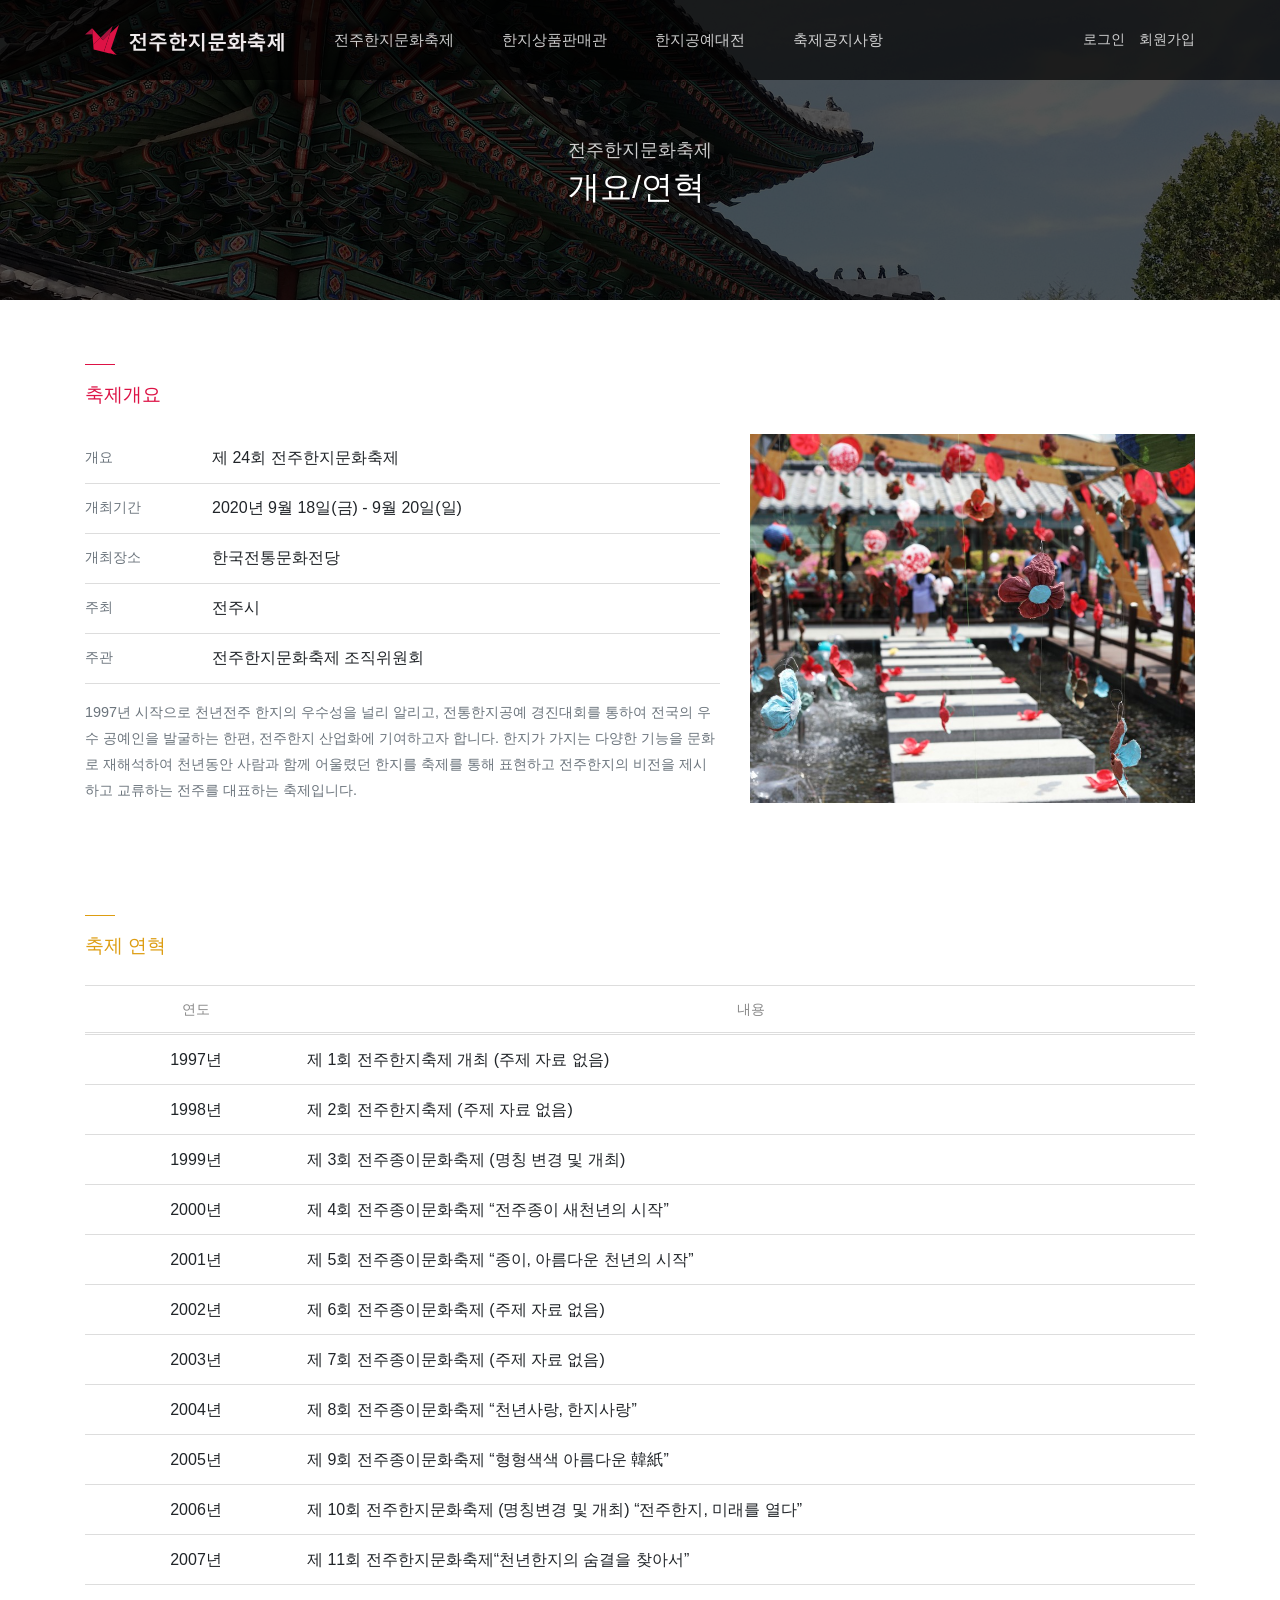
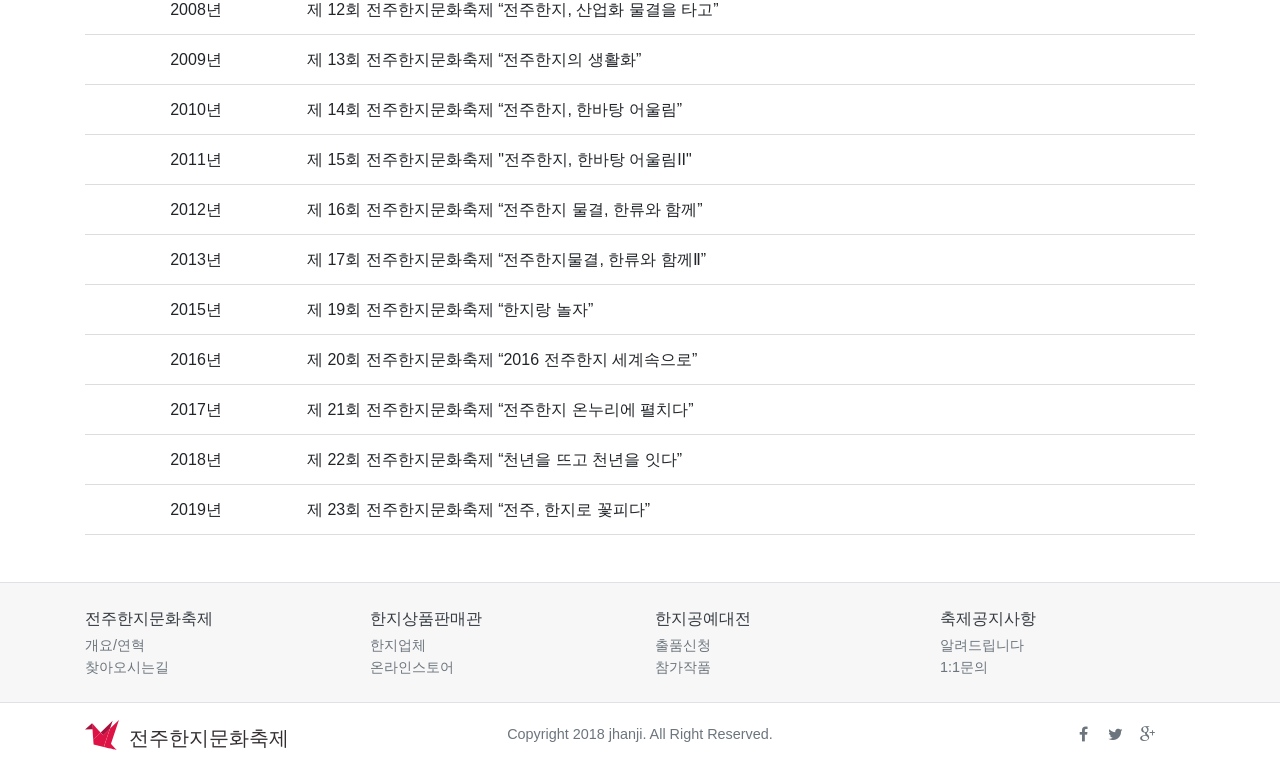
<file: sub1.html>
<!DOCTYPE html>
<html lang="en">
<head>
    <meta charset="UTF-8">
    <meta name="viewport" content="width=device-width, initial-scale=1.0">
    <title>전주한지문화축제</title>
    <script src='/js/jquery-3.4.1.min.js'></script>
    <link rel="stylesheet" href="/css/bootstrap.min.css">
    <script src="/js/bootstrap.min.js"></script>
    <link rel="stylesheet" href="/css/font-awesome.min.css">
    <link rel="stylesheet" href="/css/style.css">
    <script src="/js/commons.js"></script>
</head>
<body>
    <!-- 헤더 영역 -->
    <input type="checkbox" id="open-aside" hidden>
    <header>
        <div class="container h-100 d-between">
            <div class="align-center">
                <a href="#">
                    <img src="/images/Wlogo.svg" title="전주한지문화축제" alt="전주한지문화축제" height="30">
                </a>
                <div class="nav ml-4 d-none d-lg-flex">
                    <div class="nav__item">
                        <a href="#">전주한지문화축제</a>
                        <div class="nav__list">
                            <a href="#">개요/연혁</a>
                            <a href="#">찾아오시는길</a>
                        </div>
                    </div>
                    <div class="nav__item">
                        <a href="#">한지상품판매관</a>
                        <div class="nav__list">
                            <a href="#">한지업체</a>
                            <a href="#">온라인스토어</a>
                        </div>
                    </div>
                    <div class="nav__item">
                        <a href="#">한지공예대전</a>
                        <div class="nav__list">
                            <a href="#">출품신청</a>
                            <a href="#">참가작품</a>
                        </div>
                    </div>
                    <div class="nav__item">
                        <a href="#">축제공지사항</a>
                        <div class="nav__list">
                            <a href="#">알려드립니다</a>
                            <a href="#">1:1문의</a>
                        </div>
                    </div>
                </div>
            </div>
            <div class="auth d-none d-lg-flex">
                <a href="#">로그인</a>
                <a href="#">회원가입</a>
            </div>
            <label for="open-aside" class="icon text-white d-lg-none">
                <i class="fa fa-bars"></i>
            </label>
        </div>
    </header>
    <!-- /헤더 영역 -->
    <!-- 사이드바 -->
    <aside>
        <label for="open-aside" class="aside__background"></label>
        <div class="aside__content">
            <div class="auth auth--aside">
                <a href="#">로그인</a>
                <a href="#">회원가입</a>
            </div> 
            <div class="nav nav--aside">
                <div class="nav__item">
                    <a href="#">전주한지문화축제</a>
                    <div class="nav__list">
                        <a href="#">개요/연혁</a>
                        <a href="#">찾아오시는길</a>
                    </div>
                </div>
                <div class="nav__item">
                    <a href="#">한지상품판매관</a>
                    <div class="nav__list">
                        <a href="#">한지업체</a>
                        <a href="#">온라인스토어</a>
                    </div>
                </div>
                <div class="nav__item">
                    <a href="#">한지공예대전</a>
                    <div class="nav__list">
                        <a href="#">출품신청</a>
                        <a href="#">참가작품</a>
                    </div>
                </div>
                <div class="nav__item">
                    <a href="#">축제공지사항</a>
                    <div class="nav__list">
                        <a href="#">알려드립니다</a>
                        <a href="#">1:1문의</a>
                    </div>
                </div>
            </div>
        </div>
    </aside>
    <!-- /사이드바 -->

    <div class="visual visual--sub">
        <div class="background background--black">
            <img src="/images/visual/sub.jpg" alt="이미지" title="이미지">
        </div>
        <div class="position-center mt-4">
            <div class="fx-2 text-gray">전주한지문화축제</div>
            <div class="fx-7 text-white">개요/연혁</div>
        </div>
    </div>

    <div class="container py-5">
        <hr class="bg-red">
        <div class="title text-red">축제개요</div>
        <div class="row mt-4">
            <div class="col-lg-7">
                <div class="t-row text-left">
                    <div class="cell-20 fx-n2 text-muted">개요</div>
                    <div class="cell-80">제 24회 전주한지문화축제</div>
                </div>
                <div class="t-row text-left">
                    <div class="cell-20 fx-n2 text-muted">개최기간</div>
                    <div class="cell-80">2020년 9월 18일(금) - 9월 20일(일)</div>
                </div>
                <div class="t-row text-left">
                    <div class="cell-20 fx-n2 text-muted">개최장소</div>
                    <div class="cell-80">한국전통문화전당</div>
                </div>
                <div class="t-row text-left">
                    <div class="cell-20 fx-n2 text-muted">주최</div>
                    <div class="cell-80">전주시</div>
                </div>
                <div class="t-row text-left">
                    <div class="cell-20 fx-n2 text-muted">주관</div>
                    <div class="cell-80">전주한지문화축제 조직위원회</div>
                </div>
                <div class="mt-3">
                    <p class="fx-n2 text-muted">1997년 시작으로 천년전주 한지의 우수성을 널리 알리고, 전통한지공예 경진대회를 통하여 전국의 우수 공예인을 발굴하는 한편, 전주한지 산업화에 기여하고자 합니다.
                        한지가 가지는 다양한 기능을 문화로 재해석하여 천년동안 사람과 함께 어울렸던 한지를 축제를 통해 표현하고 전주한지의 비전을 제시하고 교류하는 전주를 대표하는 축제입니다.</p>
                </div>
            </div>
            <div class="col-lg-5 mt-4 mt-lg-0">
                <img src="/images/img.jpg" alt="이미지" title="이미지" class="fit-cover">
            </div>
        </div>
    </div>
    <div class="container py-5">
        <hr class="bg-yellow">
        <div class="title text-yellow">축제 연혁</div>
        
        <div class="t-head mt-4">
            <div class="cell-20">연도</div>
            <div class="cell-80">내용</div>
        </div>
        <div class="t-row">
            <div class="cell-20">1997년</div>
            <div class="cell-80 text-left">제 1회 전주한지축제 개최 (주제 자료 없음)</div>
        </div>
        <div class="t-row">
            <div class="cell-20">1998년</div>
            <div class="cell-80 text-left">제 2회 전주한지축제 (주제 자료 없음)</div>
        </div>      
        <div class="t-row">
            <div class="cell-20">1999년</div>
            <div class="cell-80 text-left">제 3회 전주종이문화축제 (명칭 변경 및 개최)</div>
        </div>
        <div class="t-row">
            <div class="cell-20">2000년</div>
            <div class="cell-80 text-left">제 4회 전주종이문화축제 “전주종이 새천년의 시작”</div>
        </div>
        <div class="t-row">
            <div class="cell-20">2001년</div>
            <div class="cell-80 text-left">제 5회 전주종이문화축제 “종이, 아름다운 천년의 시작”</div>
        </div>
        <div class="t-row">
            <div class="cell-20">2002년</div>
            <div class="cell-80 text-left">제 6회 전주종이문화축제 (주제 자료 없음)</div>
        </div>
        <div class="t-row">
            <div class="cell-20">2003년</div>
            <div class="cell-80 text-left">제 7회 전주종이문화축제 (주제 자료 없음)</div>
        </div>
        <div class="t-row">
            <div class="cell-20">2004년</div>
            <div class="cell-80 text-left">제 8회 전주종이문화축제 “천년사랑, 한지사랑”</div>
        </div>
        <div class="t-row">
            <div class="cell-20">2005년</div>
            <div class="cell-80 text-left">제 9회 전주종이문화축제 “형형색색 아름다운 韓紙”</div>
        </div>
        <div class="t-row">
            <div class="cell-20">2006년</div>
            <div class="cell-80 text-left">제 10회 전주한지문화축제 (명칭변경 및 개최) “전주한지, 미래를 열다”</div>
        </div>
        <div class="t-row">
            <div class="cell-20">2007년</div>
            <div class="cell-80 text-left">제 11회 전주한지문화축제“천년한지의 숨결을 찾아서”</div>
        </div>
        <div class="t-row">
            <div class="cell-20">2008년</div>
            <div class="cell-80 text-left">제 12회 전주한지문화축제 “전주한지, 산업화 물결을 타고”</div>
        </div>
        <div class="t-row">
            <div class="cell-20">2009년</div>
            <div class="cell-80 text-left">제 13회 전주한지문화축제 “전주한지의 생활화”</div>
        </div>
        <div class="t-row">
            <div class="cell-20">2010년</div>
            <div class="cell-80 text-left">제 14회 전주한지문화축제 “전주한지, 한바탕 어울림”</div>
        </div>
        <div class="t-row">
            <div class="cell-20">2011년</div>
            <div class="cell-80 text-left">제 15회 전주한지문화축제 "전주한지, 한바탕 어울림II"</div>
        </div>
        <div class="t-row">
            <div class="cell-20">2012년</div>
            <div class="cell-80 text-left">제 16회 전주한지문화축제 “전주한지 물결, 한류와 함께”</div>
        </div>
        <div class="t-row">
            <div class="cell-20">2013년</div>
            <div class="cell-80 text-left">제 17회 전주한지문화축제 “전주한지물결, 한류와 함께Ⅱ”</div>
        </div>
        <div class="t-row">
            <div class="cell-20">2015년</div>
            <div class="cell-80 text-left">제 19회 전주한지문화축제 “한지랑 놀자”</div>
        </div>
        <div class="t-row">
            <div class="cell-20">2016년</div>
            <div class="cell-80 text-left">제 20회 전주한지문화축제 “2016 전주한지 세계속으로”</div>
        </div>
        <div class="t-row">
            <div class="cell-20">2017년</div>
            <div class="cell-80 text-left">제 21회 전주한지문화축제 “전주한지 온누리에 펼치다”</div>
        </div>
        <div class="t-row">
            <div class="cell-20">2018년</div>
            <div class="cell-80 text-left">제 22회 전주한지문화축제 “천년을 뜨고 천년을 잇다”</div>
        </div>
        <div class="t-row">
            <div class="cell-20">2019년</div>
            <div class="cell-80 text-left">제 23회 전주한지문화축제 “전주, 한지로 꽃피다”</div>
        </div>
    </div>

    <!-- 푸터 -->
    <footer>
        <div class="footer__top py-4 border-top bg-gray">
            <div class="container">
                <div class="row">
                    <div class="col-lg-3 col-6 mb-4 mb-lg-0">
                        <a href="#" class="d-block text-dark">전주한지문화축제</a>
                        <div class="mt-1">
                            <a href="#" class="d-block fx-n2 text-muted">개요/연혁</a>
                            <a href="#" class="d-block fx-n2 text-muted">찾아오시는길</a>
                        </div>
                    </div>
                    <div class="col-lg-3 col-6 mb-4 mb-lg-0">
                        <a href="#" class="d-block text-dark">한지상품판매관</a>
                        <div class="mt-1">
                            <a href="#" class="d-block fx-n2 text-muted">한지업체</a>
                            <a href="#" class="d-block fx-n2 text-muted">온라인스토어</a>
                        </div>
                    </div>
                    <div class="col-lg-3 col-6">
                        <a href="#" class="d-block text-dark">한지공예대전</a>
                        <div class="mt-1">
                            <a href="#" class="d-block fx-n2 text-muted">출품신청</a>
                            <a href="#" class="d-block fx-n2 text-muted">참가작품</a>
                        </div>
                    </div>
                    <div class="col-lg-3 col-6">
                        <a href="#" class="d-block text-dark">축제공지사항</a>
                        <div class="mt-1">
                            <a href="#" class="d-block fx-n2 text-muted">알려드립니다</a>
                            <a href="#" class="d-block fx-n2 text-muted">1:1문의</a>
                        </div>
                    </div>
                </div>
            </div>     
        </div>
        <div class="footer__bottom py-3 border-top">
            <div class="container">
                <div class="row align-items-center">
                    <div class="col-lg-2">
                        <div class="text-center">
                            <img src="/images/logo.svg" alt="전주한지문화축제" title="전주한지문화축제" height="30">
                        </div>
                    </div>
                    <div class="col-lg-8 order-1 order-lg-0">
                        <div class="text-center fx-n2 text-muted">Copyright 2018 jhanji. All Right Reserved.</div>
                    </div>
                    <div class="col-lg-2 my-3 my-lg-0">
                        <div class="d-center">
                            <span class="icon text-muted"><i class="fa fa-facebook"></i></span>
                            <span class="icon text-muted"><i class="fa fa-twitter"></i></span>
                            <span class="icon text-muted"><i class="fa fa-google-plus"></i></span>
                        </div>
                    </div>
                </div>
            </div>
        </div>
    </footer>
    <!-- /푸터 -->
</body>
</html>
</file>
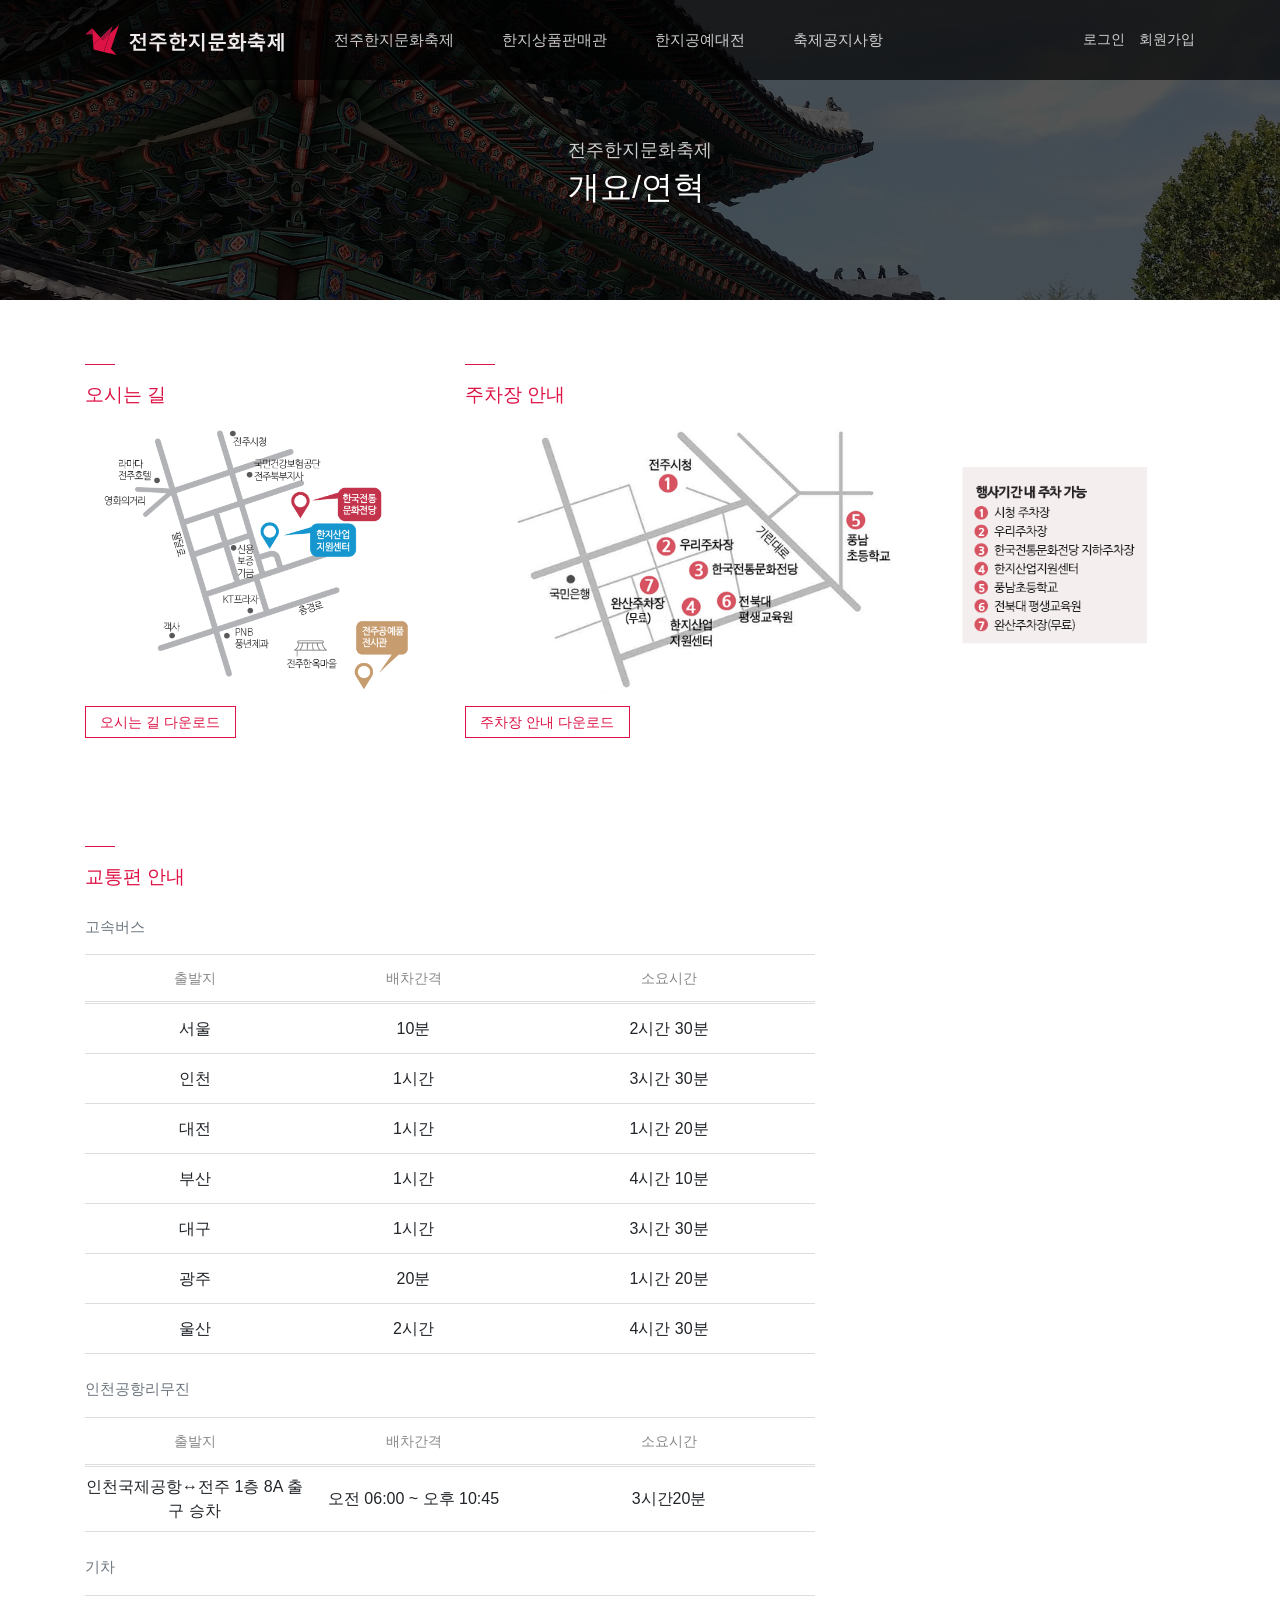
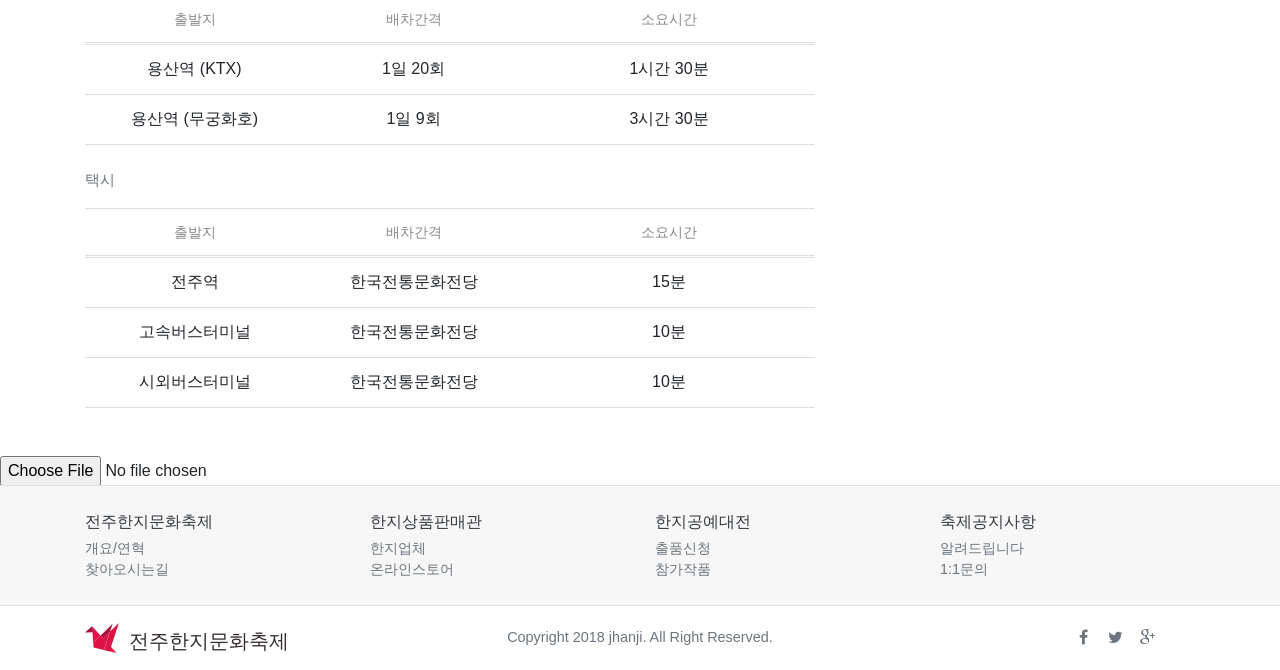
<file: sub2.html>
<!DOCTYPE html>
<html lang="en">
<head>
    <meta charset="UTF-8">
    <meta name="viewport" content="width=device-width, initial-scale=1.0">
    <title>전주한지문화축제</title>
    <script src='/js/jquery-3.4.1.min.js'></script>
    <link rel="stylesheet" href="/css/bootstrap.min.css">
    <script src="/js/bootstrap.min.js"></script>
    <link rel="stylesheet" href="/css/font-awesome.min.css">
    <link rel="stylesheet" href="/css/style.css">
    <script src="/js/commons.js"></script>
</head>
<body>
    <!-- 헤더 영역 -->
    <input type="checkbox" id="open-aside" hidden>
    <header>
        <div class="container h-100 d-between">
            <div class="align-center">
                <a href="#">
                    <img src="/images/Wlogo.svg" title="전주한지문화축제" alt="전주한지문화축제" height="30">
                </a>
                <div class="nav ml-4 d-none d-lg-flex">
                    <div class="nav__item">
                        <a href="#">전주한지문화축제</a>
                        <div class="nav__list">
                            <a href="#">개요/연혁</a>
                            <a href="#">찾아오시는길</a>
                        </div>
                    </div>
                    <div class="nav__item">
                        <a href="#">한지상품판매관</a>
                        <div class="nav__list">
                            <a href="#">한지업체</a>
                            <a href="#">온라인스토어</a>
                        </div>
                    </div>
                    <div class="nav__item">
                        <a href="#">한지공예대전</a>
                        <div class="nav__list">
                            <a href="#">출품신청</a>
                            <a href="#">참가작품</a>
                        </div>
                    </div>
                    <div class="nav__item">
                        <a href="#">축제공지사항</a>
                        <div class="nav__list">
                            <a href="#">알려드립니다</a>
                            <a href="#">1:1문의</a>
                        </div>
                    </div>
                </div>
            </div>
            <div class="auth d-none d-lg-flex">
                <a href="#">로그인</a>
                <a href="#">회원가입</a>
            </div>
            <label for="open-aside" class="icon text-white d-lg-none">
                <i class="fa fa-bars"></i>
            </label>
        </div>
    </header>
    <!-- /헤더 영역 -->
    <!-- 사이드바 -->
    <aside>
        <label for="open-aside" class="aside__background"></label>
        <div class="aside__content">
            <div class="auth auth--aside">
                <a href="#">로그인</a>
                <a href="#">회원가입</a>
            </div> 
            <div class="nav nav--aside">
                <div class="nav__item">
                    <a href="#">전주한지문화축제</a>
                    <div class="nav__list">
                        <a href="#">개요/연혁</a>
                        <a href="#">찾아오시는길</a>
                    </div>
                </div>
                <div class="nav__item">
                    <a href="#">한지상품판매관</a>
                    <div class="nav__list">
                        <a href="#">한지업체</a>
                        <a href="#">온라인스토어</a>
                    </div>
                </div>
                <div class="nav__item">
                    <a href="#">한지공예대전</a>
                    <div class="nav__list">
                        <a href="#">출품신청</a>
                        <a href="#">참가작품</a>
                    </div>
                </div>
                <div class="nav__item">
                    <a href="#">축제공지사항</a>
                    <div class="nav__list">
                        <a href="#">알려드립니다</a>
                        <a href="#">1:1문의</a>
                    </div>
                </div>
            </div>
        </div>
    </aside>
    <!-- /사이드바 -->

    <div class="visual visual--sub">
        <div class="background background--black">
            <img src="/images/visual/sub.jpg" alt="이미지" title="이미지">
        </div>
        <div class="position-center mt-4">
            <div class="fx-2 text-gray">전주한지문화축제</div>
            <div class="fx-7 text-white">개요/연혁</div>
        </div>
    </div>

    <div class="container py-5">
        <div class="row">
            <div class="col-lg-4 my-3 my-lg-0">
                <hr class="bg-red">
                <div class="title text-red">오시는 길</div>        
                <div>
                    <img src="/images/roadmap/1.png" alt="오시는 길" title="오시는 길" class="hx-300 fit-contain">
                </div>
                <a href="[data-uri]" download="오시는 길.jpg" class="btn-bordered mt-4">오시는 길 다운로드</a>
            </div>
            <div class="col-lg-8 my-3 my-lg-0">
                <hr class="bg-red">
                <div class="title text-red">주차장 안내</div>        
                <div>
                    <img src="/images/roadmap/2.png" alt="주차장 안내" title="주차장 안내" class="hx-300 fit-contain">
                </div>
                <a href="[data-uri]" download="주차장 안내.jpg" class="btn-bordered mt-4">주차장 안내 다운로드</a>
            </div>
        </div>
    </div>
    <div class="container py-5">
        <hr class="bg-red">
        <div class="title text-red">교통편 안내</div>
        <div class="row">
            <div class="col-lg-8 mt-4">
                <div class="fx-n1 text-muted">고속버스</div>
                <div class="t-head mt-3">
                    <div class="cell-30">출발지</div>
                    <div class="cell-30">배차간격</div>
                    <div class="cell-40">소요시간</div>  
                </div>
                <div class="t-row">
                    <div class="cell-30">서울</div>
                    <div class="cell-30">10분</div>
                    <div class="cell-40">2시간 30분</div>
                </div>
                <div class="t-row">
                    <div class="cell-30">인천</div>
                    <div class="cell-30">1시간</div>
                    <div class="cell-40">3시간 30분</div>
                </div>
                <div class="t-row">
                    <div class="cell-30">대전</div>
                    <div class="cell-30">1시간</div>
                    <div class="cell-40">1시간 20분</div>
                </div>
                <div class="t-row">
                    <div class="cell-30">부산</div>
                    <div class="cell-30">1시간</div>
                    <div class="cell-40">4시간 10분</div>
                </div>
                <div class="t-row">
                    <div class="cell-30">대구</div>
                    <div class="cell-30">1시간</div>
                    <div class="cell-40">3시간 30분</div>
                </div>
                <div class="t-row">
                    <div class="cell-30">광주</div>
                    <div class="cell-30">20분</div>
                    <div class="cell-40">1시간 20분</div>
                </div>
                <div class="t-row">
                    <div class="cell-30">울산</div>
                    <div class="cell-30">2시간</div>
                    <div class="cell-40">4시간 30분</div>
                </div>
            </div>
            <div class="col-lg-8 mt-4">
                <div class="fx-n1 text-muted">인천공항리무진</div>
                <div class="t-head mt-3">
                    <div class="cell-30">출발지</div>
                    <div class="cell-30">배차간격</div>
                    <div class="cell-40">소요시간</div>  
                </div>
                <div class="t-row">
                    <div class="cell-30">인천국제공항↔전주 1층 8A 출구 승차</div>
                    <div class="cell-30">오전 06:00 ~ 오후 10:45</div>
                    <div class="cell-40">3시간20분</div>
                </div>
            </div>
            <div class="col-lg-8 mt-4">
                <div class="fx-n1 text-muted">기차</div>
                <div class="t-head mt-3">
                    <div class="cell-30">출발지</div>
                    <div class="cell-30">배차간격</div>
                    <div class="cell-40">소요시간</div>  
                </div>
                <div class="t-row">
                    <div class="cell-30">용산역 (KTX)</div>
                    <div class="cell-30">1일 20회</div>
                    <div class="cell-40">1시간 30분</div>
                </div>
                <div class="t-row">
                    <div class="cell-30">용산역 (무궁화호)</div>
                    <div class="cell-30">1일 9회</div>
                    <div class="cell-40">3시간 30분</div>
                </div>
            </div>
            <div class="col-lg-8 mt-4">
                <div class="fx-n1 text-muted">택시</div>
                <div class="t-head mt-3">
                    <div class="cell-30">출발지</div>
                    <div class="cell-30">배차간격</div>
                    <div class="cell-40">소요시간</div>  
                </div>
                <div class="t-row">
                    <div class="cell-30">전주역</div>
                    <div class="cell-30">한국전통문화전당</div>
                    <div class="cell-40">15분</div>
                </div>
                <div class="t-row">
                    <div class="cell-30">고속버스터미널</div>
                    <div class="cell-30">한국전통문화전당</div>
                    <div class="cell-40">10분</div>
                </div>
                <div class="t-row">
                    <div class="cell-30">시외버스터미널</div>
                    <div class="cell-30">한국전통문화전당</div>
                    <div class="cell-40">10분</div>
                </div>
            </div>
        </div>
    </div>

    <!-- 푸터 -->
    <footer>
        <div class="footer__top py-4 border-top bg-gray">
            <div class="container">
                <div class="row">
                    <div class="col-lg-3 col-6 mb-4 mb-lg-0">
                        <a href="#" class="d-block text-dark">전주한지문화축제</a>
                        <div class="mt-1">
                            <a href="#" class="d-block fx-n2 text-muted">개요/연혁</a>
                            <a href="#" class="d-block fx-n2 text-muted">찾아오시는길</a>
                        </div>
                    </div>
                    <div class="col-lg-3 col-6 mb-4 mb-lg-0">
                        <a href="#" class="d-block text-dark">한지상품판매관</a>
                        <div class="mt-1">
                            <a href="#" class="d-block fx-n2 text-muted">한지업체</a>
                            <a href="#" class="d-block fx-n2 text-muted">온라인스토어</a>
                        </div>
                    </div>
                    <div class="col-lg-3 col-6">
                        <a href="#" class="d-block text-dark">한지공예대전</a>
                        <div class="mt-1">
                            <a href="#" class="d-block fx-n2 text-muted">출품신청</a>
                            <a href="#" class="d-block fx-n2 text-muted">참가작품</a>
                        </div>
                    </div>
                    <div class="col-lg-3 col-6">
                        <a href="#" class="d-block text-dark">축제공지사항</a>
                        <div class="mt-1">
                            <a href="#" class="d-block fx-n2 text-muted">알려드립니다</a>
                            <a href="#" class="d-block fx-n2 text-muted">1:1문의</a>
                        </div>
                    </div>
                </div>
            </div>     
        </div>
        <div class="footer__bottom py-3 border-top">
            <div class="container">
                <div class="row align-items-center">
                    <div class="col-lg-2">
                        <div class="text-center">
                            <img src="/images/logo.svg" alt="전주한지문화축제" title="전주한지문화축제" height="30">
                        </div>
                    </div>
                    <div class="col-lg-8 order-1 order-lg-0">
                        <div class="text-center fx-n2 text-muted">Copyright 2018 jhanji. All Right Reserved.</div>
                    </div>
                    <div class="col-lg-2 my-3 my-lg-0">
                        <div class="d-center">
                            <span class="icon text-muted"><i class="fa fa-facebook"></i></span>
                            <span class="icon text-muted"><i class="fa fa-twitter"></i></span>
                            <span class="icon text-muted"><i class="fa fa-google-plus"></i></span>
                        </div>
                    </div>
                </div>
            </div>
        </div>
    </footer>
    <!-- /푸터 -->

    <input type="file" id="file">
    <script>
        $(function(){
            $("#file").on("change", e => {
                let reader = new FileReader();
                reader.onload = () => console.log(reader.result);
                reader.readAsDataURL(e.target.files[0]);
            });
        });
    </script>
</body>
</html>
</file>
<file: css/style.css>
@charset "UTF-8";

* {
    margin: 0;
    padding: 0;
    box-sizing: border-box;
}
*, *:focus { outline: none!important; }
[disabled] { opacity: 0.7; pointer-events: none; }
a, a:hover { text-decoration: none; }
p { margin-bottom: 0; line-height: 1.8em; }
a, label, button { cursor: pointer; user-select: none; }
body { min-height: 100vh; position: relative; padding-bottom: 184px; }
@media(max-width: 992px){ body { padding-bottom: 360px; } }


label { margin-bottom: 0; }
.form-group label { margin-bottom: 0.5em; }

.position-center { position: absolute; left: 50%; top: 50%; transform: translate(-50%, -50%); }
.d-between { display: flex; align-items: center; justify-content: space-between }
.d-center { display: flex; align-items: center; justify-content: center; }
.align-center { display: flex; align-items: center; }
.text-ellipsis { overflow: hidden; text-overflow: ellipsis; white-space: nowrap; }
.fit-cover { width: 100%; height: 100%; object-fit: cover; }
.fit-contain { width: 100%; height: 100%; object-fit: contain; }
.summary {
    overflow: hidden;
    text-overflow: ellipsis;
    height: calc(1.8em * 3);
    line-height: 1.8em;
    display: -webkit-box;
    -webkit-line-clamp: 3;
    -webkit-box-orient: vertical;
}
.auto-line, .pre-line { white-space: pre-line; }
@media(max-width: 592px) { .auto-line { white-space: normal; } }

.hx-50 { height: 50px; }
.hx-100 { height: 100px; }
.hx-150 { height: 150px; }
.hx-200 { height: 200px; }
.hx-250 { height: 250px; }
.hx-300 { height: 300px; }
.hx-350 { height: 350px; }



.fx-n3 { font-size: 0.85em; }
.fx-n2 { font-size: 0.9em; }
.fx-n1 { font-size: 0.95em; }

.fx-1 { font-size: 1em; }
.fx-2 { font-size: 1.1em; }
.fx-3 { font-size: 1.2em; }
.fx-4 { font-size: 1.4em; }
.fx-5 { font-size: 1.6em; }
.fx-6 { font-size: 1.8em; }
.fx-7 { font-size: 2em; }
.fx-8 { font-size: 2.4em; }

.text-red { color: #dd1245!important; }
.text-yellow { color: #dd9d12!important; }
.text-gray { color: #fffc!important; }

.bg-red { background-color: #dd1245!important; }
.bg-yellow { background-color: #dd9d12!important; }
.bg-gray { background-color: #f7f7f7!important; }


button {
    padding: 0.5em 1em;
    font-size: 0.9em;
    border: none;
    background-color: transparent;
}
a[class^="btn"] {
    padding: 0.5em 1em;
    font-size: 0.9em;   
}

.btn-filled {
    background-color: #dd1245;
    color: #fff;
    transition: 0.35s;
}
.btn-filled:hover {
    background-color: #aaa;
    color: #fff;
}

.btn-bordered {
    border: 1px solid #dd1245;
    color: #dd1245;
    transition: 0.35s;
}
.btn-bordered:hover {
    border-color: #aaa;
    color: #aaa;
}


.background,
.background::after,
.background > img {
    position: absolute;
    left: 0; top: 0;
    width: 100%; height: 100%;
}
.background { z-index: -1; }
.background::after { content: ''; }
.background > img { object-fit: cover; }

.background--black::after { background-color: #000a; }
.background--red::after { background-color: #4d333adf; }


.hoverable { transition: 0.35s; }
.hoverable--translate:hover { transform: translate(-0.5em, -0.5em) }


.t-head, .t-row { display: flex; align-items: center; text-align: center; }
.t-head { border-bottom: 3px double #ddd; font-size: 0.9em; height: 50px; line-height: 50px; color: #888;  border-top: 1px solid #ddd;}
.t-row { min-height: 50px; border-bottom: 1px solid #ddd; padding: 0.5em 0; }

.cell-10 { flex: 0 0 10%; max-width: 10%; }
.cell-20 { flex: 0 0 20%; max-width: 20%; }
.cell-30 { flex: 0 0 30%; max-width: 30%; }
.cell-40 { flex: 0 0 40%; max-width: 40%; }
.cell-50 { flex: 0 0 50%; max-width: 50%; }
.cell-60 { flex: 0 0 60%; max-width: 60%; }
.cell-70 { flex: 0 0 70%; max-width: 70%; }
.cell-80 { flex: 0 0 80%; max-width: 80%; }


hr {
    width: 30px;
    height: 1px;
    border: none;
    background-color: #555;
}
.title { font-size: 1.2em; font-weight: 100; }
.icon { width: 2em; height: 2em; text-align: center; line-height: 2em; display: inline-block; padding: 0;}


/* 헤더 */
header {
    height: 80px;
    position: absolute;
    left: 0; top: 0;
    width: 100%;
    background-color: #000a;
    z-index: 1030;
}

nav {
    display: flex;
    height: 80px;
}
.nav__item {
    position: relative;
    padding: 0 1em;
    margin: 0 0.5em;
    height: 80px;
    line-height: 80px;
}
.nav__item > a {
    color: #fffc;
    font-size: 0.95em;
}
.nav__item:hover > a { color: #dd1245; }
.nav__list {
    position: absolute;
    left: 50%; top: 100%;
    transform: translateX(-50%);
    width: 100%;
    padding-top: 1em;
    overflow: hidden;
    height: 0;
    transition: 0.35s;
}
.nav__item:hover > .nav__list { height: calc(1em + 40px * 2); }
.nav__list > a {
    display: block;
    height: 40px;
    line-height: 40px;
    color: #fffc;
    font-size: 0.9em;
    padding-left: 1em;
    background-color: #000a;
}
.nav__list > a:hover { color: #dd1245; }
.nav__list > a:first-child { border-top: 5px solid #dd1245; }

.auth > a {
    margin-left: 1em;
    font-size: 0.9em;
    color: #fffc;
}
.auth > a:hover { color: #fff; }


/* /헤더 */

/* 사이드바 */
aside {
    position: fixed;
    left: 0; top: 0;
    width: 100%; height: 100%;
    z-index: 2000;
    pointer-events: none;
}
#open-aside:checked ~ aside { pointer-events: all; }
.aside__background {
    position: absolute;
    left: 0; top: 0;
    width: 100%; height: 100%;
    background-color: #000a;
    opacity: 0;
    transition: 0.35s;
}
#open-aside:checked ~ aside .aside__background {
    opacity: 1;
}
.aside__content {
    position: absolute;
    right: 0; top: 0;
    width: 400px;
    height: 100%;
    background-color: #fff;
    margin-right: -400px;
    transition: 0.35s;
    padding-top: 80px;
}
#open-aside:checked ~ aside .aside__content {
    margin-right: 0;
}

.nav--aside { flex-direction: column; height: auto; }
.nav--aside .nav__item { height: 50px; overflow: hidden; transition: 0.35s; }
.nav--aside .nav__item:hover { height: calc(50px + 100px); }
.nav--aside .nav__item > a { color: #555; }
.nav--aside .nav__list { top: 50px; padding: 0; height: 80px; margin-top: 20px; }
.nav--aside .nav__list > a { color: #888; background-color: transparent; border: none; }

.auth--aside > a { color: #888; }


/* /사이드바 */

/* 비주얼 영역 */
.visual {
    position: relative;
    overflow: hidden;
    height: 700px;
}
.visual--sub { height: 300px; }
.visual__images img {
    position: absolute; left: 0; top: 0;
    width: 100%; height: 100%;
    object-fit: cover;
    filter: brightness(50%);
}
.visual__content {
    position: absolute;
    left: 50%; top: 50%;
    transform: translate(-50%, -50%);
}
.visual__texts {
    position: relative;
    height: 200px;
    overflow: hidden;
}
.visual__texts > .text {
    position: absolute;
    left: 0; top: 0;
    color: #fff;
    font-weight: 100;
    font-size: 2.2em;
    line-height: 1.8em;
    white-space: pre-line;
}
.visual__controls {
    display: flex; align-items: center;
}
.visual__controls > .control {
    position: relative;
    width: 0.8em; height: 0.8em;
    border: 2px solid #fffa;
    border-radius: 50%;
    margin: 0 0.2em;
}
.visual__controls > .control label {
    position: absolute; left: 0; top: 0;
    width: 100%; height: 100%;
}

/* /비주얼 영역 */

/* 슬라이드 */

@keyframes img-1 {
    0%      { opacity: 1; }
    29.16%  { opacity: 1; }
    
    33.33%  { opacity: 0; }
    62.5%   { opacity: 0; }

    66.66%  { opacity: 0; }
    95.83%  { opacity: 0; }

    100%    { opacity: 1; }
}
@keyframes img-2 {
    0%      { opacity: 0; }
    29.16%  { opacity: 0; }
    
    33.33%  { opacity: 1; }
    62.5%   { opacity: 1; }

    66.66%  { opacity: 0; }
    95.83%  { opacity: 0; }

    100%    { opacity: 0; }
}
@keyframes img-3 {
    0%      { opacity: 0; }
    29.16%  { opacity: 0; }
    
    33.33%  { opacity: 0; }
    62.5%   { opacity: 0; }

    66.66%  { opacity: 1; }
    95.83%  { opacity: 1; }

    100%    { opacity: 0; }
}

@keyframes img-1-copy {
    0%      { opacity: 1; }
    29.16%  { opacity: 1; }
    
    33.33%  { opacity: 0; }
    62.5%   { opacity: 0; }

    66.66%  { opacity: 0; }
    95.83%  { opacity: 0; }

    100%    { opacity: 1; }
}
@keyframes img-2-copy {
    0%      { opacity: 0; }
    29.16%  { opacity: 0; }
    
    33.33%  { opacity: 1; }
    62.5%   { opacity: 1; }

    66.66%  { opacity: 0; }
    95.83%  { opacity: 0; }

    100%    { opacity: 0; }
}
@keyframes img-3-copy {
    0%      { opacity: 0; }
    29.16%  { opacity: 0; }
    
    33.33%  { opacity: 0; }
    62.5%   { opacity: 0; }

    66.66%  { opacity: 1; }
    95.83%  { opacity: 1; }

    100%    { opacity: 0; }
}

@keyframes hide-show {
    0%      { opacity: 1; }
    11.11%  { opacity: 0; }
    88.88%  { opacity: 0; }
    100%    { opacity: 1; }
}
@keyframes show-hide {
    0%      { opacity: 0; }
    11.11%  { opacity: 1; }
    88.88%  { opacity: 1; }
    100%    { opacity: 0; }
}

@keyframes hide-show-copy {
    0%      { opacity: 1; }
    11.11%  { opacity: 0; }
    88.88%  { opacity: 0; }
    100%    { opacity: 1; }
}
@keyframes show-hide-copy {
    0%      { opacity: 0; }
    11.11%  { opacity: 1; }
    88.88%  { opacity: 1; }
    100%    { opacity: 0; }
}

@keyframes text-1 {
    0%      { transform: translateX(0%); opacity: 1; }
    29.16%  { transform: translateX(0%); opacity: 1; }
    
    33.33%  { transform: translateX(100%); opacity: 0; }
    62.5%   { transform: translateX(100%); opacity: 0; }

    66.66%  { transform: translateX(-100%); opacity: 0; }
    95.83%  { transform: translateX(-100%); opacity: 0; }

    100%    { transform: translateX(0%); opacity: 1; }
}
@keyframes text-2 {
    0%      { transform: translateX(-100%); opacity: 0; }
    29.16%  { transform: translateX(-100%); opacity: 0; }
    
    33.33%  { transform: translateX(0%); opacity: 1; }
    62.5%   { transform: translateX(0%); opacity: 1; }

    66.66%  { transform: translateX(100%); opacity: 0; }
    95.83%  { transform: translateX(100%); opacity: 0; }

    100%    { transform: translateX(-100%); opacity: 0; }
}
@keyframes text-3 {
    0%      { transform: translateX(100%); opacity: 0; }
    29.16%  { transform: translateX(100%); opacity: 0; }
    
    33.33%  { transform: translateX(-100%); opacity: 0; }
    62.5%   { transform: translateX(-100%); opacity: 0; }

    66.66%  { transform: translateX(0%); opacity: 1; }
    95.83%  { transform: translateX(0%); opacity: 1; }

    100%    { transform: translateX(100%); opacity: 0; }
}

@keyframes text-1-copy {
    0%      { transform: translateX(0%); opacity: 1; }
    29.16%  { transform: translateX(0%); opacity: 1; }
    
    33.33%  { transform: translateX(100%); opacity: 0; }
    62.5%   { transform: translateX(100%); opacity: 0; }

    66.66%  { transform: translateX(-100%); opacity: 0; }
    95.83%  { transform: translateX(-100%); opacity: 0; }

    100%    { transform: translateX(0%); opacity: 1; }
}
@keyframes text-2-copy {
    0%      { transform: translateX(-100%); opacity: 0; }
    29.16%  { transform: translateX(-100%); opacity: 0; }
    
    33.33%  { transform: translateX(0%); opacity: 1; }
    62.5%   { transform: translateX(0%); opacity: 1; }

    66.66%  { transform: translateX(100%); opacity: 0; }
    95.83%  { transform: translateX(100%); opacity: 0; }

    100%    { transform: translateX(-100%); opacity: 0; }
}
@keyframes text-3-copy {
    0%      { transform: translateX(100%); opacity: 0; }
    29.16%  { transform: translateX(100%); opacity: 0; }
    
    33.33%  { transform: translateX(-100%); opacity: 0; }
    62.5%   { transform: translateX(-100%); opacity: 0; }

    66.66%  { transform: translateX(0%); opacity: 1; }
    95.83%  { transform: translateX(0%); opacity: 1; }

    100%    { transform: translateX(100%); opacity: 0; }
}

@keyframes t-hide-show {
    0%      { transform: translateX(0%); opacity: 1; }
    11.11%  { transform: translateX(100%); opacity: 0; }
    88.88%  { transform: translateX(-100%); opacity: 0; }
    100%    { transform: translateX(0%); opacity: 1; }
}
@keyframes t-show-hide {
    0%      { transform: translateX(-100%); opacity: 0; }
    11.11%  { transform: translateX(0%); opacity: 1; }
    88.88%  { transform: translateX(0%); opacity: 1; }
    100%    { transform: translateX(100%); opacity: 0; }
}
@keyframes t-hide-show-copy {
    0%      { transform: translateX(0%); opacity: 1; }
    11.11%  { transform: translateX(100%); opacity: 0; }
    88.88%  { transform: translateX(-100%); opacity: 0; }
    100%    { transform: translateX(0%); opacity: 1; }
}
@keyframes t-show-hide-copy {
    0%      { transform: translateX(-100%); opacity: 0; }
    11.11%  { transform: translateX(0%); opacity: 1; }
    88.88%  { transform: translateX(0%); opacity: 1; }
    100%    { transform: translateX(100%); opacity: 0; }
}

.visual__images img {
    animation-duration: 12s;
    animation-delay: calc(-12s + 0.5s);
    animation-iteration-count: infinite;
    opacity: 0;
}

#mv-3-1:checked ~ .visual img:nth-child(1) { animation-name: img-1; }
#mv-3-1:checked ~ .visual img:nth-child(2) { animation-name: img-2; }
#mv-3-1:checked ~ .visual img:nth-child(3) { animation-name: img-3; }

#mv-1-2:checked ~ .visual img:nth-child(1) { animation-name: img-3; }
#mv-1-2:checked ~ .visual img:nth-child(2) { animation-name: img-1; }
#mv-1-2:checked ~ .visual img:nth-child(3) { animation-name: img-2; }

#mv-2-3:checked ~ .visual img:nth-child(1) { animation-name: img-2; }
#mv-2-3:checked ~ .visual img:nth-child(2) { animation-name: img-3; }
#mv-2-3:checked ~ .visual img:nth-child(3) { animation-name: img-1; }


#mv-1-3:checked ~ .visual img:nth-child(1) { animation-name: hide-show, img-1; }
#mv-1-3:checked ~ .visual img:nth-child(2) { animation-name: img-2; }
#mv-1-3:checked ~ .visual img:nth-child(3) { animation-name: show-hide, img-3; }

#mv-2-1:checked ~ .visual img:nth-child(1) { animation-name: show-hide, img-3; }
#mv-2-1:checked ~ .visual img:nth-child(2) { animation-name: hide-show, img-1; }
#mv-2-1:checked ~ .visual img:nth-child(3) { animation-name: img-2; }

#mv-3-2:checked ~ .visual img:nth-child(1) { animation-name: img-2; }
#mv-3-2:checked ~ .visual img:nth-child(2) { animation-name: show-hide, img-3; }
#mv-3-2:checked ~ .visual img:nth-child(3) { animation-name: hide-show, img-1; }

#mv-1-3:checked ~ .visual img:nth-child(1),
#mv-1-3:checked ~ .visual img:nth-child(3),
#mv-2-1:checked ~ .visual img:nth-child(1),
#mv-2-1:checked ~ .visual img:nth-child(2),
#mv-3-2:checked ~ .visual img:nth-child(2),
#mv-3-2:checked ~ .visual img:nth-child(3) {
    animation-duration: 4.5s, 12s;
    animation-delay: 0s, 4.5s;
    animation-iteration-count: 1, infinite;
}

#mv-1-3:checked ~ .visual img:nth-child(2),
#mv-2-1:checked ~ .visual img:nth-child(3),
#mv-3-2:checked ~ .visual img:nth-child(1) {
    animation-delay: 4.5s;
}


#mv-3-1-copy:checked ~ .visual img:nth-child(1) { animation-name: img-1-copy; }
#mv-3-1-copy:checked ~ .visual img:nth-child(2) { animation-name: img-2-copy; }
#mv-3-1-copy:checked ~ .visual img:nth-child(3) { animation-name: img-3-copy; }

#mv-1-2-copy:checked ~ .visual img:nth-child(1) { animation-name: img-3-copy; }
#mv-1-2-copy:checked ~ .visual img:nth-child(2) { animation-name: img-1-copy; }
#mv-1-2-copy:checked ~ .visual img:nth-child(3) { animation-name: img-2-copy; }

#mv-2-3-copy:checked ~ .visual img:nth-child(1) { animation-name: img-2-copy; }
#mv-2-3-copy:checked ~ .visual img:nth-child(2) { animation-name: img-3-copy; }
#mv-2-3-copy:checked ~ .visual img:nth-child(3) { animation-name: img-1-copy; }


#mv-1-3-copy:checked ~ .visual img:nth-child(1) { animation-name: hide-show-copy, img-1-copy; }
#mv-1-3-copy:checked ~ .visual img:nth-child(2) { animation-name: img-2-copy; }
#mv-1-3-copy:checked ~ .visual img:nth-child(3) { animation-name: show-hide-copy, img-3-copy; }

#mv-2-1-copy:checked ~ .visual img:nth-child(1) { animation-name: show-hide-copy, img-3-copy; }
#mv-2-1-copy:checked ~ .visual img:nth-child(2) { animation-name: hide-show-copy, img-1-copy; }
#mv-2-1-copy:checked ~ .visual img:nth-child(3) { animation-name: img-2-copy; }

#mv-3-2-copy:checked ~ .visual img:nth-child(1) { animation-name: img-2-copy; }
#mv-3-2-copy:checked ~ .visual img:nth-child(2) { animation-name: show-hide-copy, img-3-copy; }
#mv-3-2-copy:checked ~ .visual img:nth-child(3) { animation-name: hide-show-copy, img-1-copy; }

#mv-1-3-copy:checked ~ .visual img:nth-child(1),
#mv-1-3-copy:checked ~ .visual img:nth-child(3),
#mv-2-1-copy:checked ~ .visual img:nth-child(1),
#mv-2-1-copy:checked ~ .visual img:nth-child(2),
#mv-3-2-copy:checked ~ .visual img:nth-child(2),
#mv-3-2-copy:checked ~ .visual img:nth-child(3) {
    animation-duration: 4.5s, 12s;
    animation-delay: 0s, 4.5s;
    animation-iteration-count: 1, infinite;
}

#mv-1-3-copy:checked ~ .visual img:nth-child(2),
#mv-2-1-copy:checked ~ .visual img:nth-child(3),
#mv-3-2-copy:checked ~ .visual img:nth-child(1) {
    animation-delay: 4.5s;
}



.visual .text {
    animation-duration: 12s;
    animation-delay: calc(-12s + 0.5s);
    animation-iteration-count: infinite;
    opacity: 0;
}


#mv-3-1:checked ~ .visual .text:nth-child(1) { animation-name: text-1; }
#mv-3-1:checked ~ .visual .text:nth-child(2) { animation-name: text-2; }
#mv-3-1:checked ~ .visual .text:nth-child(3) { animation-name: text-3; }

#mv-1-2:checked ~ .visual .text:nth-child(1) { animation-name: text-3; }
#mv-1-2:checked ~ .visual .text:nth-child(2) { animation-name: text-1; }
#mv-1-2:checked ~ .visual .text:nth-child(3) { animation-name: text-2; }

#mv-2-3:checked ~ .visual .text:nth-child(1) { animation-name: text-2; }
#mv-2-3:checked ~ .visual .text:nth-child(2) { animation-name: text-3; }
#mv-2-3:checked ~ .visual .text:nth-child(3) { animation-name: text-1; }


#mv-1-3:checked ~ .visual .text:nth-child(1) { animation-name: t-hide-show, text-1; }
#mv-1-3:checked ~ .visual .text:nth-child(2) { animation-name: text-2; }
#mv-1-3:checked ~ .visual .text:nth-child(3) { animation-name: t-show-hide, text-3; }

#mv-2-1:checked ~ .visual .text:nth-child(1) { animation-name: t-show-hide, text-3; }
#mv-2-1:checked ~ .visual .text:nth-child(2) { animation-name: t-hide-show, text-1; }
#mv-2-1:checked ~ .visual .text:nth-child(3) { animation-name: text-2; }

#mv-3-2:checked ~ .visual .text:nth-child(1) { animation-name: text-2; }
#mv-3-2:checked ~ .visual .text:nth-child(2) { animation-name: t-show-hide, text-3; }
#mv-3-2:checked ~ .visual .text:nth-child(3) { animation-name: t-hide-show, text-1; }

#mv-1-3:checked ~ .visual .text:nth-child(1),
#mv-1-3:checked ~ .visual .text:nth-child(3),
#mv-2-1:checked ~ .visual .text:nth-child(1),
#mv-2-1:checked ~ .visual .text:nth-child(2),
#mv-3-2:checked ~ .visual .text:nth-child(2),
#mv-3-2:checked ~ .visual .text:nth-child(3) {
    animation-duration: 4.5s, 12s;
    animation-delay: 0s, 4.5s;
    animation-iteration-count: 1, infinite;
}

#mv-1-3:checked ~ .visual .text:nth-child(2),
#mv-2-1:checked ~ .visual .text:nth-child(3),
#mv-3-2:checked ~ .visual .text:nth-child(1) {
    animation-delay: 4.5s;
}



#mv-3-1-copy:checked ~ .visual .text:nth-child(1) { animation-name: text-1-copy; }
#mv-3-1-copy:checked ~ .visual .text:nth-child(2) { animation-name: text-2-copy; }
#mv-3-1-copy:checked ~ .visual .text:nth-child(3) { animation-name: text-3-copy; }

#mv-1-2-copy:checked ~ .visual .text:nth-child(1) { animation-name: text-3-copy; }
#mv-1-2-copy:checked ~ .visual .text:nth-child(2) { animation-name: text-1-copy; }
#mv-1-2-copy:checked ~ .visual .text:nth-child(3) { animation-name: text-2-copy; }

#mv-2-3-copy:checked ~ .visual .text:nth-child(1) { animation-name: text-2-copy; }
#mv-2-3-copy:checked ~ .visual .text:nth-child(2) { animation-name: text-3-copy; }
#mv-2-3-copy:checked ~ .visual .text:nth-child(3) { animation-name: text-1-copy; }


#mv-1-3-copy:checked ~ .visual .text:nth-child(1) { animation-name: t-hide-show-copy, text-1-copy; }
#mv-1-3-copy:checked ~ .visual .text:nth-child(2) { animation-name: text-2-copy; }
#mv-1-3-copy:checked ~ .visual .text:nth-child(3) { animation-name: t-show-hide-copy, text-3-copy; }

#mv-2-1-copy:checked ~ .visual .text:nth-child(1) { animation-name: t-show-hide-copy, text-3-copy; }
#mv-2-1-copy:checked ~ .visual .text:nth-child(2) { animation-name: t-hide-show-copy, text-1-copy; }
#mv-2-1-copy:checked ~ .visual .text:nth-child(3) { animation-name: text-2-copy; }

#mv-3-2-copy:checked ~ .visual .text:nth-child(1) { animation-name: text-2-copy; }
#mv-3-2-copy:checked ~ .visual .text:nth-child(2) { animation-name: t-show-hide-copy, text-3-copy; }
#mv-3-2-copy:checked ~ .visual .text:nth-child(3) { animation-name: t-hide-show-copy, text-1-copy; }

#mv-1-3-copy:checked ~ .visual .text:nth-child(1),
#mv-1-3-copy:checked ~ .visual .text:nth-child(3),
#mv-2-1-copy:checked ~ .visual .text:nth-child(1),
#mv-2-1-copy:checked ~ .visual .text:nth-child(2),
#mv-3-2-copy:checked ~ .visual .text:nth-child(2),
#mv-3-2-copy:checked ~ .visual .text:nth-child(3) {
    animation-duration: 4.5s, 12s;
    animation-delay: 0s, 4.5s;
    animation-iteration-count: 1, infinite;
}

#mv-1-3-copy:checked ~ .visual .text:nth-child(2),
#mv-2-1-copy:checked ~ .visual .text:nth-child(3),
#mv-3-2-copy:checked ~ .visual .text:nth-child(1) {
    animation-delay: 4.5s;
}



@keyframes label-1 {
    0%      { z-index: 1; }
    29.16%  { z-index: 1; }
    
    33.33%  { z-index: -1; }
    62.5%   { z-index: -1; }

    66.66%  { z-index: -1; }
    95.83%  { z-index: -1; }

    100%    { z-index: 1; }
}

@keyframes label-2 {
    0%      { z-index: -1; }
    29.16%  { z-index: -1; }
    
    33.33%  { z-index: 1; }
    62.5%   { z-index: 1; }

    66.66%  { z-index: -1; }
    95.83%  { z-index: -1; }

    100%    { z-index: -1; }
}

@keyframes label-3 {
    0%      { z-index: -1; }
    29.16%  { z-index: -1; }
    
    33.33%  { z-index: -1; }
    62.5%   { z-index: -1; }

    66.66%  { z-index: 1; }
    95.83%  { z-index: 1; }

    100%    { z-index: -1; }
}

.visual__controls .control label {
    z-index: -1;
    animation-duration: 12s;
    animation-iteration-count: infinite;
}

#mv-2-1:checked ~ .visual .label-1-copy { animation-name: label-1; }
#mv-2-1:checked ~ .visual .label-2-copy { animation-name: label-2; }
#mv-2-1:checked ~ .visual .label-3-copy { animation-name: label-3; }
#mv-3-1:checked ~ .visual .label-1-copy { animation-name: label-1; }
#mv-3-1:checked ~ .visual .label-2-copy { animation-name: label-2; }
#mv-3-1:checked ~ .visual .label-3-copy { animation-name: label-3; }

#mv-1-2:checked ~ .visual .label-1-copy { animation-name: label-3; }
#mv-1-2:checked ~ .visual .label-2-copy { animation-name: label-1; }
#mv-1-2:checked ~ .visual .label-3-copy { animation-name: label-2; }
#mv-3-2:checked ~ .visual .label-1-copy { animation-name: label-3; }
#mv-3-2:checked ~ .visual .label-2-copy { animation-name: label-1; }
#mv-3-2:checked ~ .visual .label-3-copy { animation-name: label-2; }

#mv-2-3:checked ~ .visual .label-1-copy { animation-name: label-2; }
#mv-2-3:checked ~ .visual .label-2-copy { animation-name: label-3; }
#mv-2-3:checked ~ .visual .label-3-copy { animation-name: label-1; }
#mv-1-3:checked ~ .visual .label-1-copy { animation-name: label-2; }
#mv-1-3:checked ~ .visual .label-2-copy { animation-name: label-3; }
#mv-1-3:checked ~ .visual .label-3-copy { animation-name: label-1; }


#mv-2-1-copy:checked ~ .visual .label-2 { animation-name: label-2; }
#mv-2-1-copy:checked ~ .visual .label-1 { animation-name: label-1; }
#mv-2-1-copy:checked ~ .visual .label-3 { animation-name: label-3; }
#mv-3-1-copy:checked ~ .visual .label-1 { animation-name: label-1; }
#mv-3-1-copy:checked ~ .visual .label-2 { animation-name: label-2; }
#mv-3-1-copy:checked ~ .visual .label-3 { animation-name: label-3; }

#mv-1-2-copy:checked ~ .visual .label-1 { animation-name: label-3; }
#mv-1-2-copy:checked ~ .visual .label-2 { animation-name: label-1; }
#mv-1-2-copy:checked ~ .visual .label-3 { animation-name: label-2; }
#mv-3-2-copy:checked ~ .visual .label-1 { animation-name: label-3; }
#mv-3-2-copy:checked ~ .visual .label-2 { animation-name: label-1; }
#mv-3-2-copy:checked ~ .visual .label-3 { animation-name: label-2; }

#mv-2-3-copy:checked ~ .visual .label-1 { animation-name: label-2; }
#mv-2-3-copy:checked ~ .visual .label-2 { animation-name: label-3; }
#mv-2-3-copy:checked ~ .visual .label-3 { animation-name: label-1; }
#mv-1-3-copy:checked ~ .visual .label-1 { animation-name: label-2; }
#mv-1-3-copy:checked ~ .visual .label-2 { animation-name: label-3; }
#mv-1-3-copy:checked ~ .visual .label-3 { animation-name: label-1; }

#s-pause:checked ~ .visual .pause { display: none; }
#s-pause:not(:checked) ~ .visual .play { display: none; }

#s-pause:checked ~ .visual img,
#s-pause:checked ~ .visual .text,
#s-pause:checked ~ .visual label {
    animation-play-state: paused;
}

/* /슬라이드 */

/* 푸터 영역 */
footer {
    position: absolute;
    left: 0; bottom: 0;
    width: 100%;
}
/* /푸터 영역 */

/* 후원사 */
.companies {
    position: relative;
    overflow: hidden;
    display: flex;
    flex-wrap: wrap;
}
.companies > img {
    flex: 0 0 25%;
    max-width: 25%;
    width: 100%;
}

@media(max-width: 992px){
    .companies {
        height: 300px;
    }

    .companies > img {
        position: absolute;
        left: 50%; top: 50%;
        transform: translate(-50%, -50%);
        flex: 0 0 60%;
        max-width: 60%;
        animation: slide 24s infinite;
    }
    
    .companies > img:nth-child(1) { animation-delay: -3s; }
    .companies > img:nth-child(3) { animation-delay: calc(-24s + 3s * 1); }
    .companies > img:nth-child(4) { animation-delay: calc(-24s + 3s * 2); }
    .companies > img:nth-child(5) { animation-delay: calc(-24s + 3s * 3); }
    .companies > img:nth-child(6) { animation-delay: calc(-24s + 3s * 4); }
    .companies > img:nth-child(7) { animation-delay: calc(-24s + 3s * 5); }
    .companies > img:nth-child(8) { animation-delay: calc(-24s + 3s * 6); }
    

    @keyframes slide {
        0%      { margin-left: -100%; }
        10.41%  { margin-left: -100%; }

        12.5%   { margin-left: 0; }
        22.91%  { margin-left: 0; }

        25%     { margin-left: 100%; }
        100%    { margin-left: 100%; }
    }

    #c-pause:checked ~ .d-between .pause { display: none; }
    #c-pause:not(:checked) ~ .d-between .play { display: none; }

    #c-pause:checked ~ .companies > img { animation-play-state: paused; }
}
/* /후원사 */

/* 해시모듈 */
.hash-module {
    width: 100%;
    border: 1px solid #ddd;
    background-color: #fff;
    padding: 0.5em;
    display: flex;
    flex-wrap: wrap;
}

.hash-module__input {
    width: 200px;
    height: 40px;
    position: relative;
    border-bottom: 1px solid #333;
    display: flex;
    align-items: center;
}
.hash-module__input > input {
    width: 150px;
    height: 40px;
    background-color: transparent;
    border: none;
    padding-left: 0.5em;
}

.hash-module__item {
    height: 40px;
    line-height: 40px;
    padding: 0 1em;
    background-color: #dd9d12;
    color: #fff;
    font-size: 0.9em;
    border-radius: 2em;
    margin: 0.5em;
}
.hash-module__item .remove { cursor: pointer; }

.example-list {
    position: absolute;
    left: 0; top: 100%;
    width: 100%;
    z-index: 10;
}
.example-list__item {
    width: 100%; height: 40px;
    line-height: 40px;
    padding-left: 1em;
    border: 1px solid #ddd;
    background-color: #fff;
    color: #555;
}
.example-list__item:hover { background-color: #f7f7f7; }
.example-list__item.active { background-color: #eee; }

/* /해시모듈 */


.buy-count {
    width: 100px;
    padding-left: 1em;
    border: none;
    border-bottom: 1px solid #ddd;
    font-size: 0.9em;
}


.workspace {
    width: 1200px;
    margin: 0 auto;
    height: 800px;
    position: relative;
    overflow: hidden;
    border: 1px solid #ddd;
}
.tool {
    position: absolute;
    right: 0; top: 0;
    width: 50px; height: 100%;
    border-left: 1px solid #ddd;
    background-color: #f7f7f7;
}
.tool__item {
    width: 50px; height: 50px;
    text-align: center; line-height: 50px;
    color: #888;
}
.tool__item:hover { color: #555; }
.tool__item.active { color: #dd1245; }


.helper-search {
    height: 40px;
    display: flex;
    align-items: center;
}
.helper-search > input {
    width: 150px;
    height: 30px;
    font-size: 0.9em;
}
.helper-search > .icon {
    margin-left: 0.5em;
    color: #dd1245;
}
.helper-message {
    height: 40px;
    line-height: 40px;
    font-size: 0.9em;
    color: #888;
}


.helper-header {
    margin-top: 1em;
    height: 40px;
    display: flex;
    align-items: center;
    margin-bottom: -1px;
    position: relative;
}
.helper-header .tab {
    height: 40px;
    line-height: 40px;
    padding: 0 1em;
    font-size: 0.9em;
    border: 1px solid #ddd;
    background-color: #eee;
}
.helper-header .tab:not(:last-child) { border-right: none; }

.helper-body {
    width: 100%;
    border: 1px solid #ddd;
    padding: 1em;
}
.helper-body > .tab { display: none; }
.helper-body > .tab span.active { padding: 0.2em; background-color: #dd9d12; color: #fff; }

#tab-select:checked ~ .helper .helper-header .select,
#tab-spin:checked ~ .helper .helper-header .spin,
#tab-cut:checked ~ .helper .helper-header .cut,
#tab-glue:checked ~ .helper .helper-header .glue 
{ background-color: #fff; border-bottom-color: #fff; }


#tab-select:checked ~ .helper .helper-body .select,
#tab-spin:checked ~ .helper .helper-body .spin,
#tab-cut:checked ~ .helper .helper-body .cut,
#tab-glue:checked ~ .helper .helper-body .glue 
{ display: block; }



.context-menu {
    position: absolute;
    width: 200px;
    z-index: 10;
}
.context-menu__item  {
    width: 200px;
    height: 40px;
    line-height: 40px;
    background-color: #fff;
    border: 1px solid #ddd;
    font-size: 0.9em;
    padding-left: 1em;
}
.context-menu__item:not(:last-child) { border-bottom: none; }
.context-menu__item:hover { background-color: #eee; }
</file>
